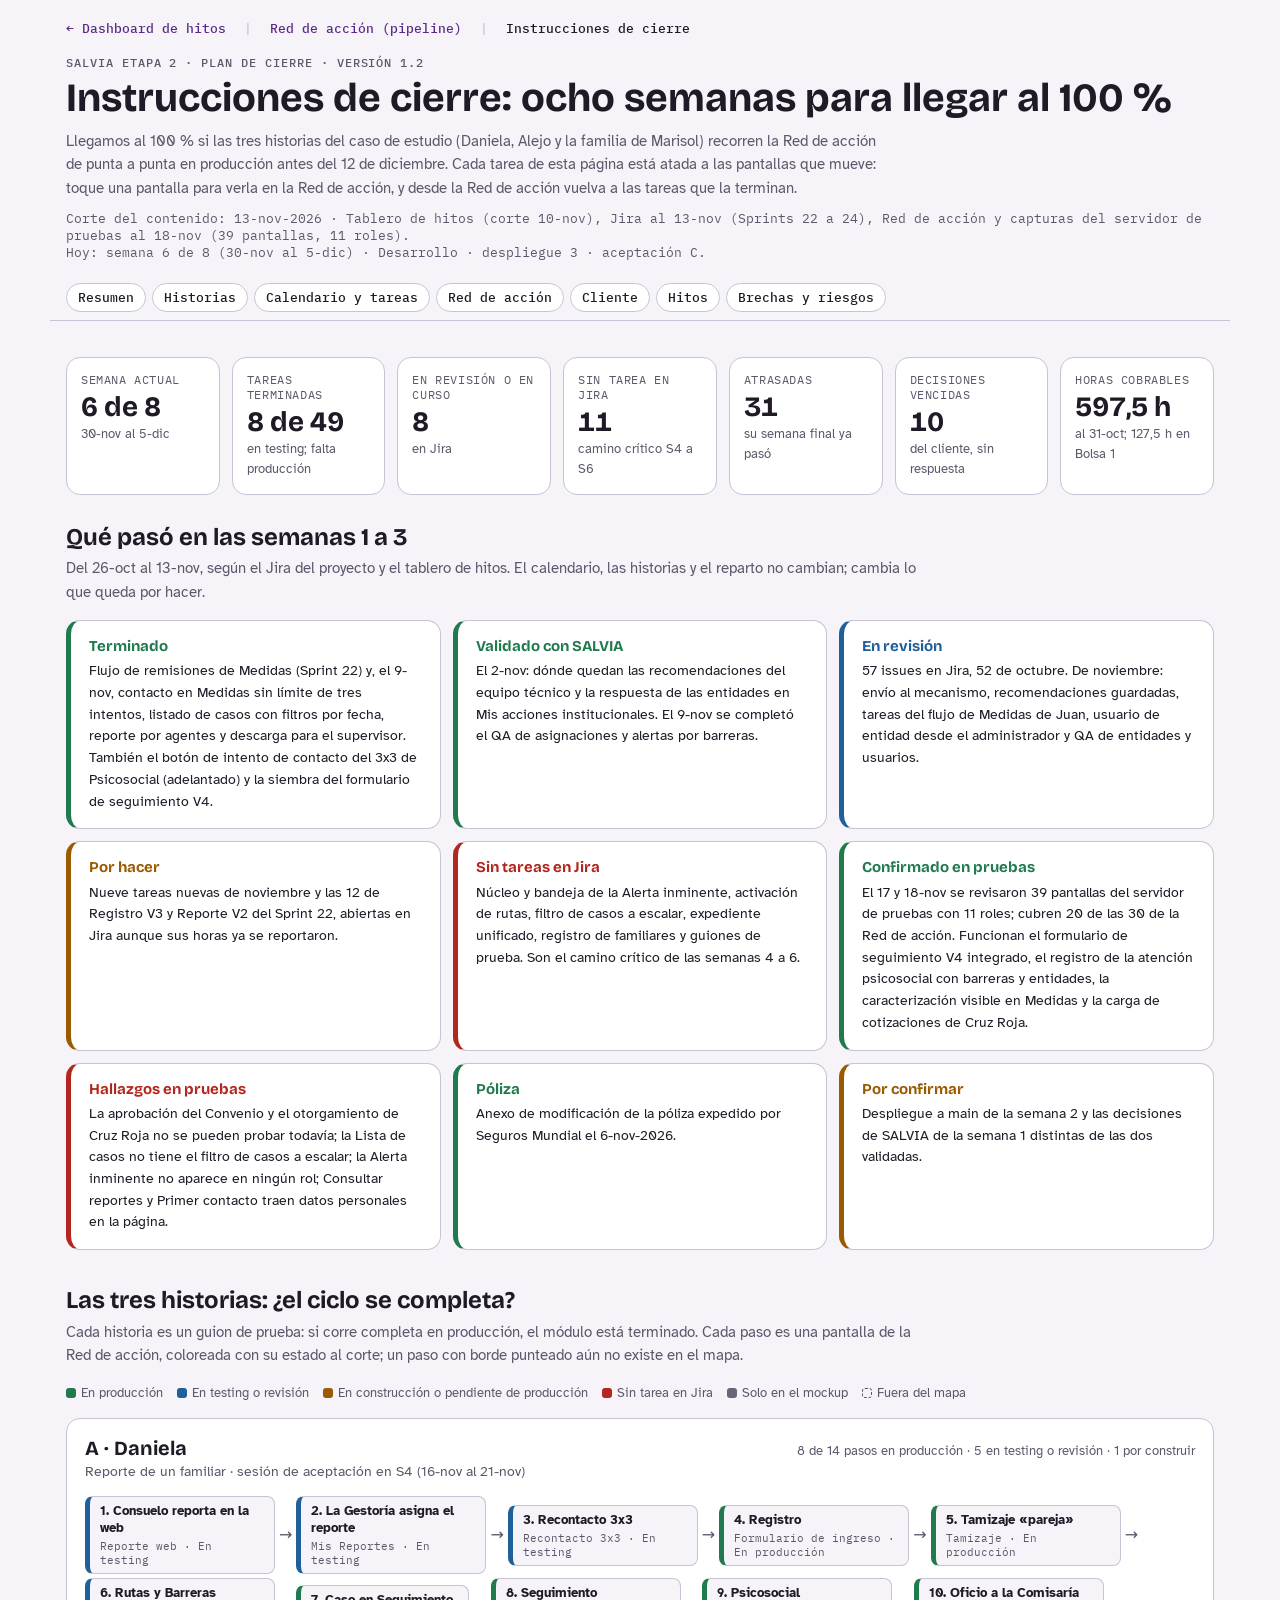
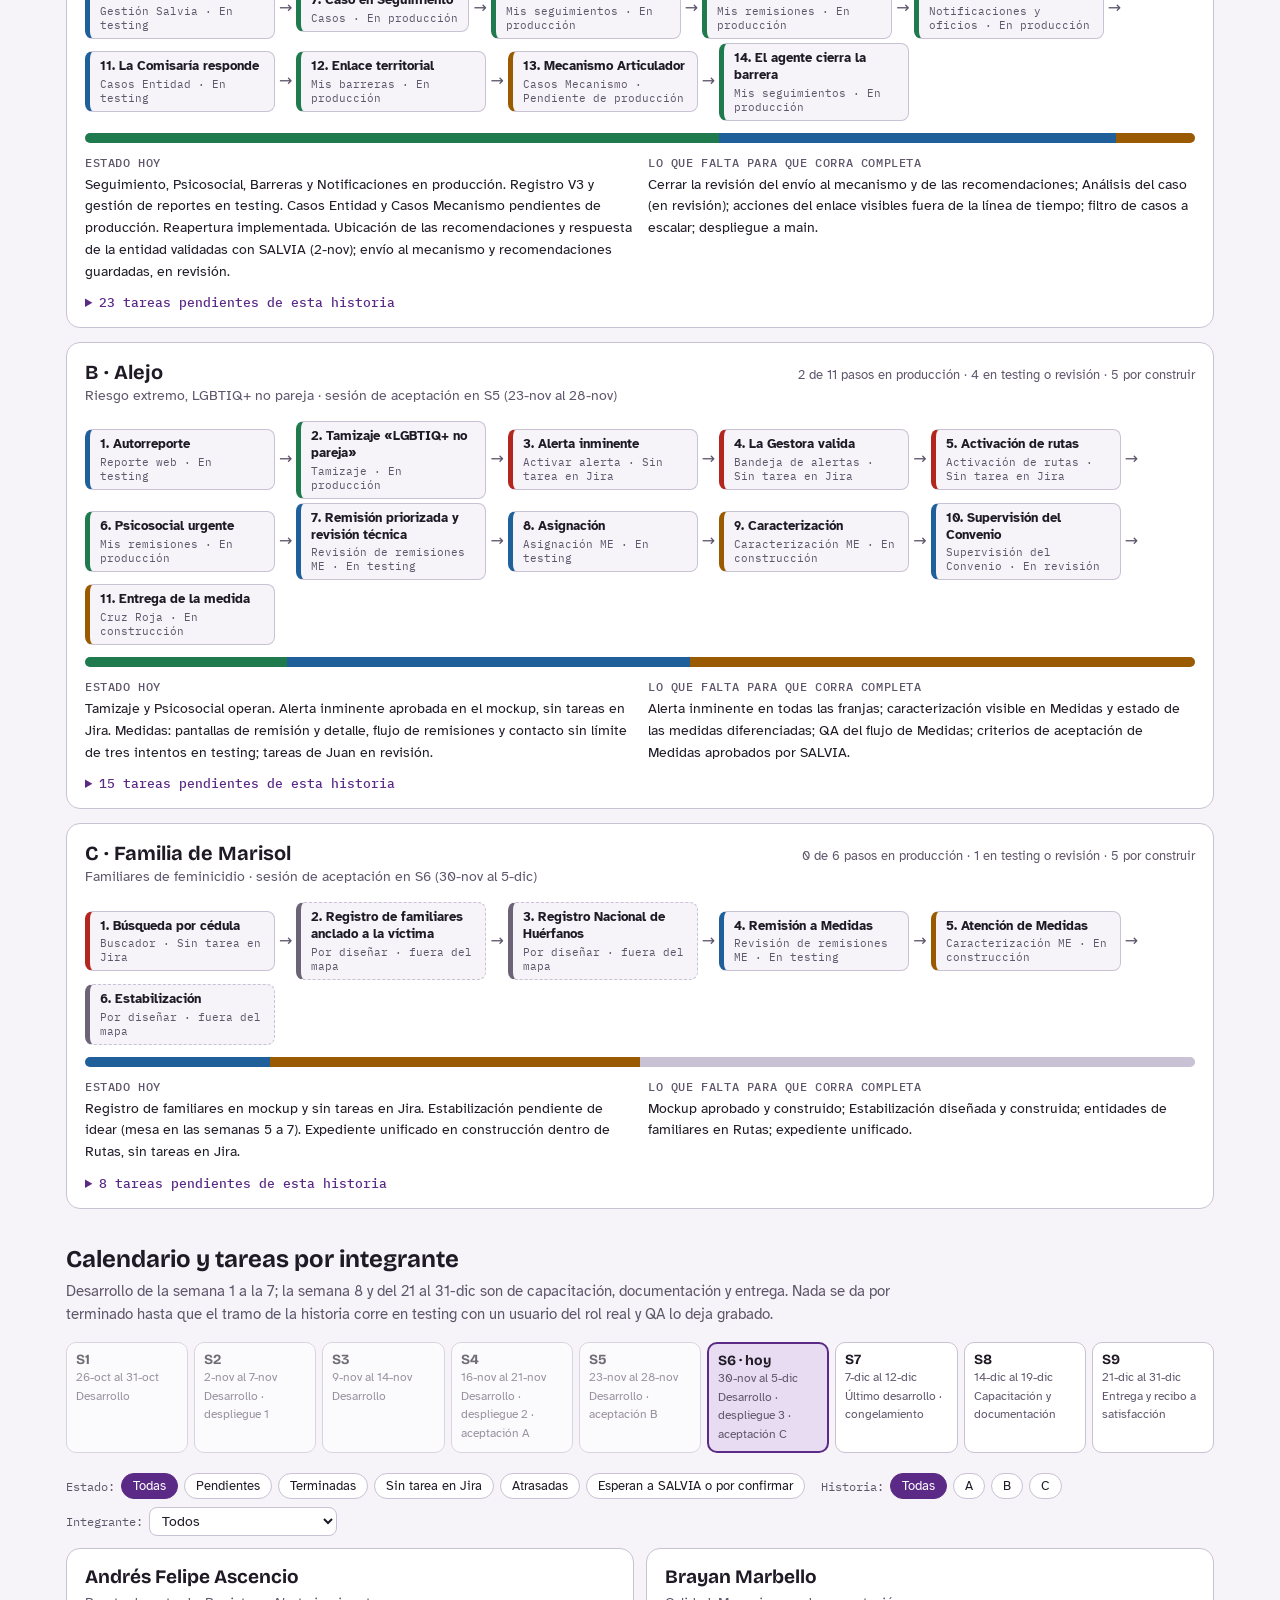
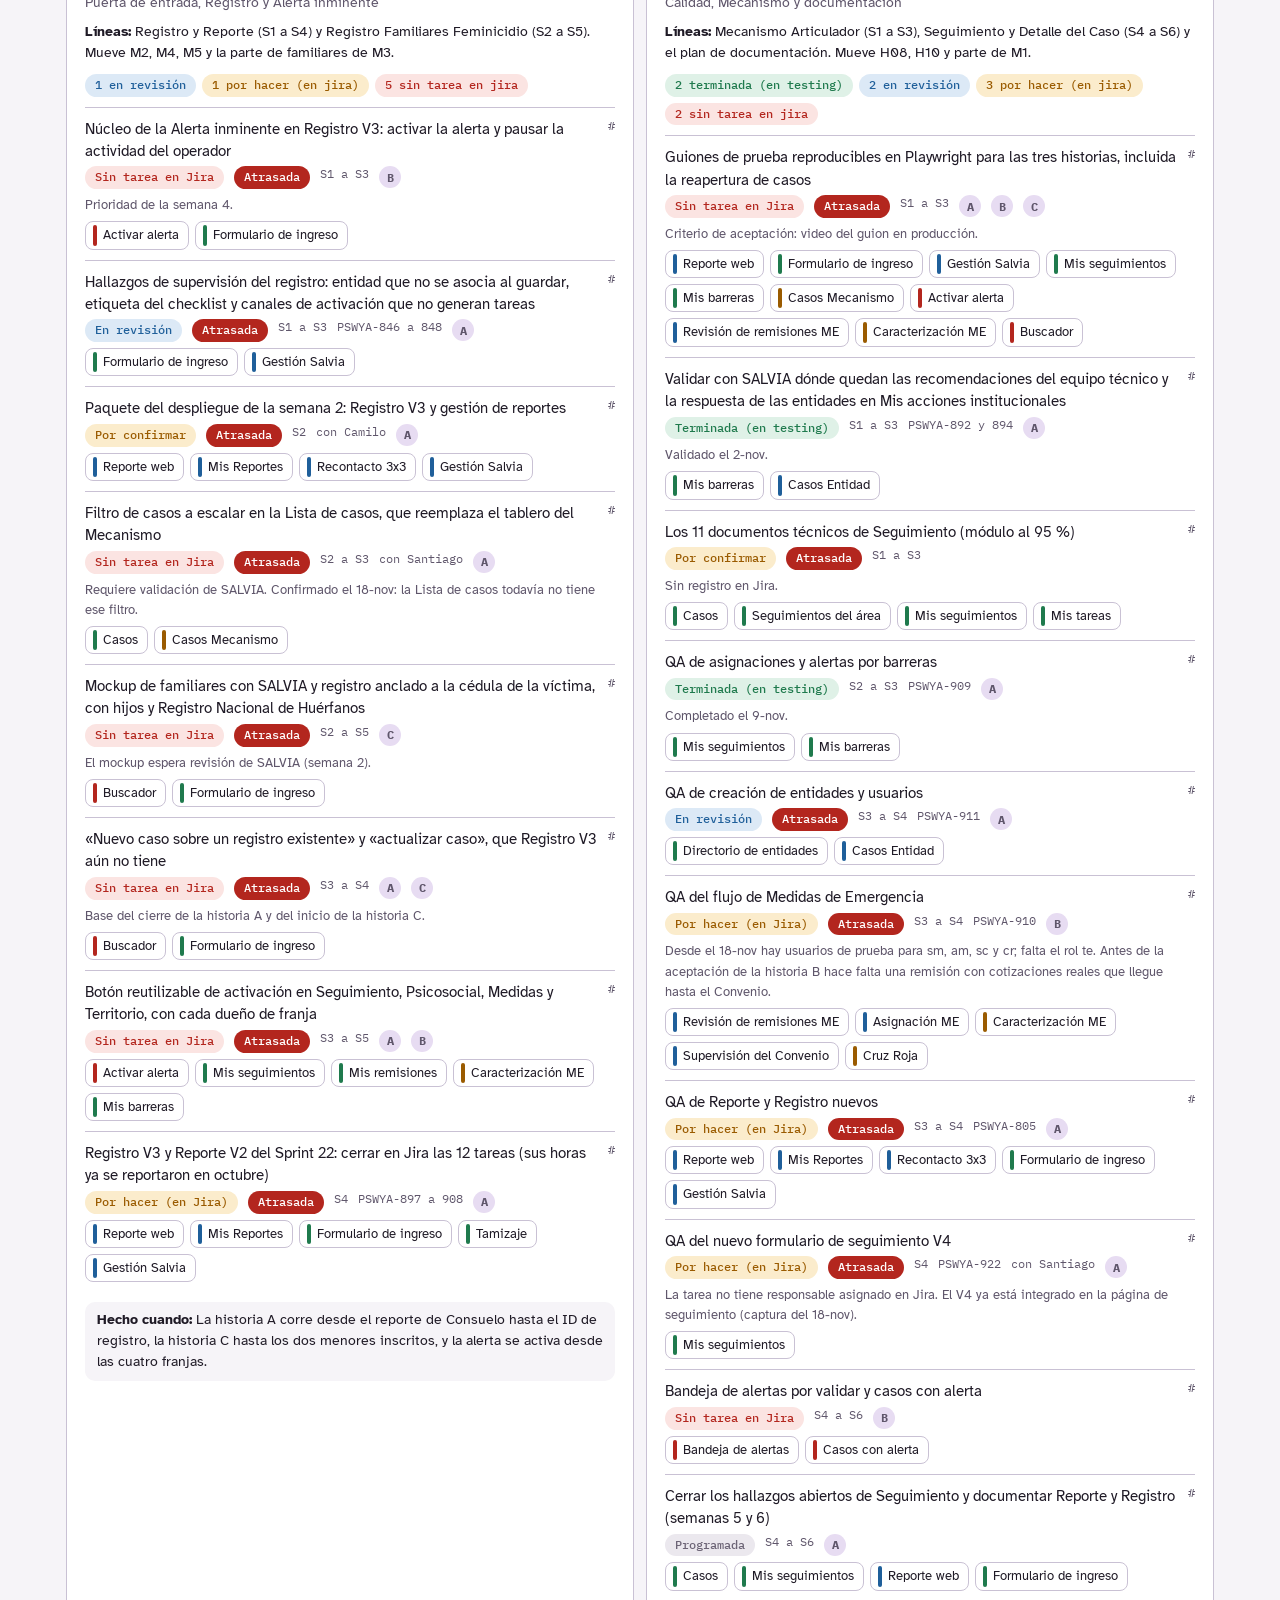
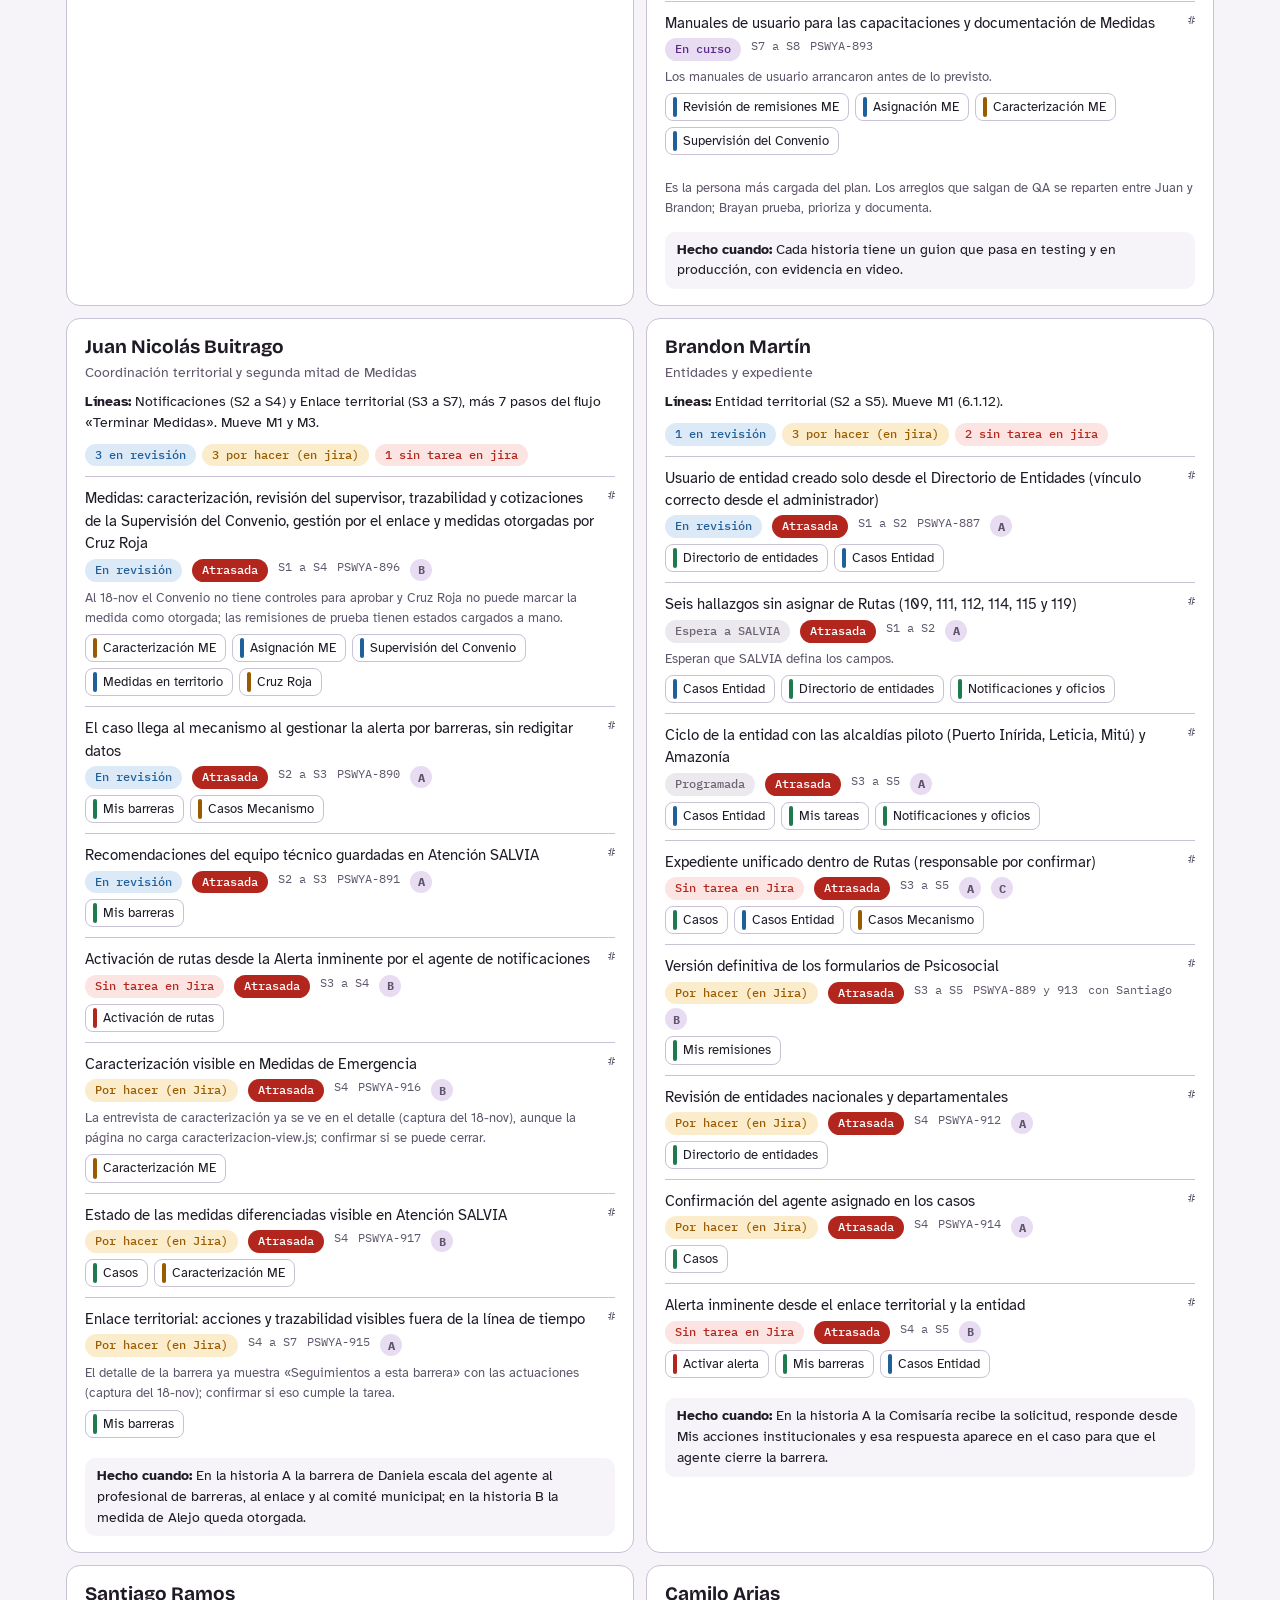
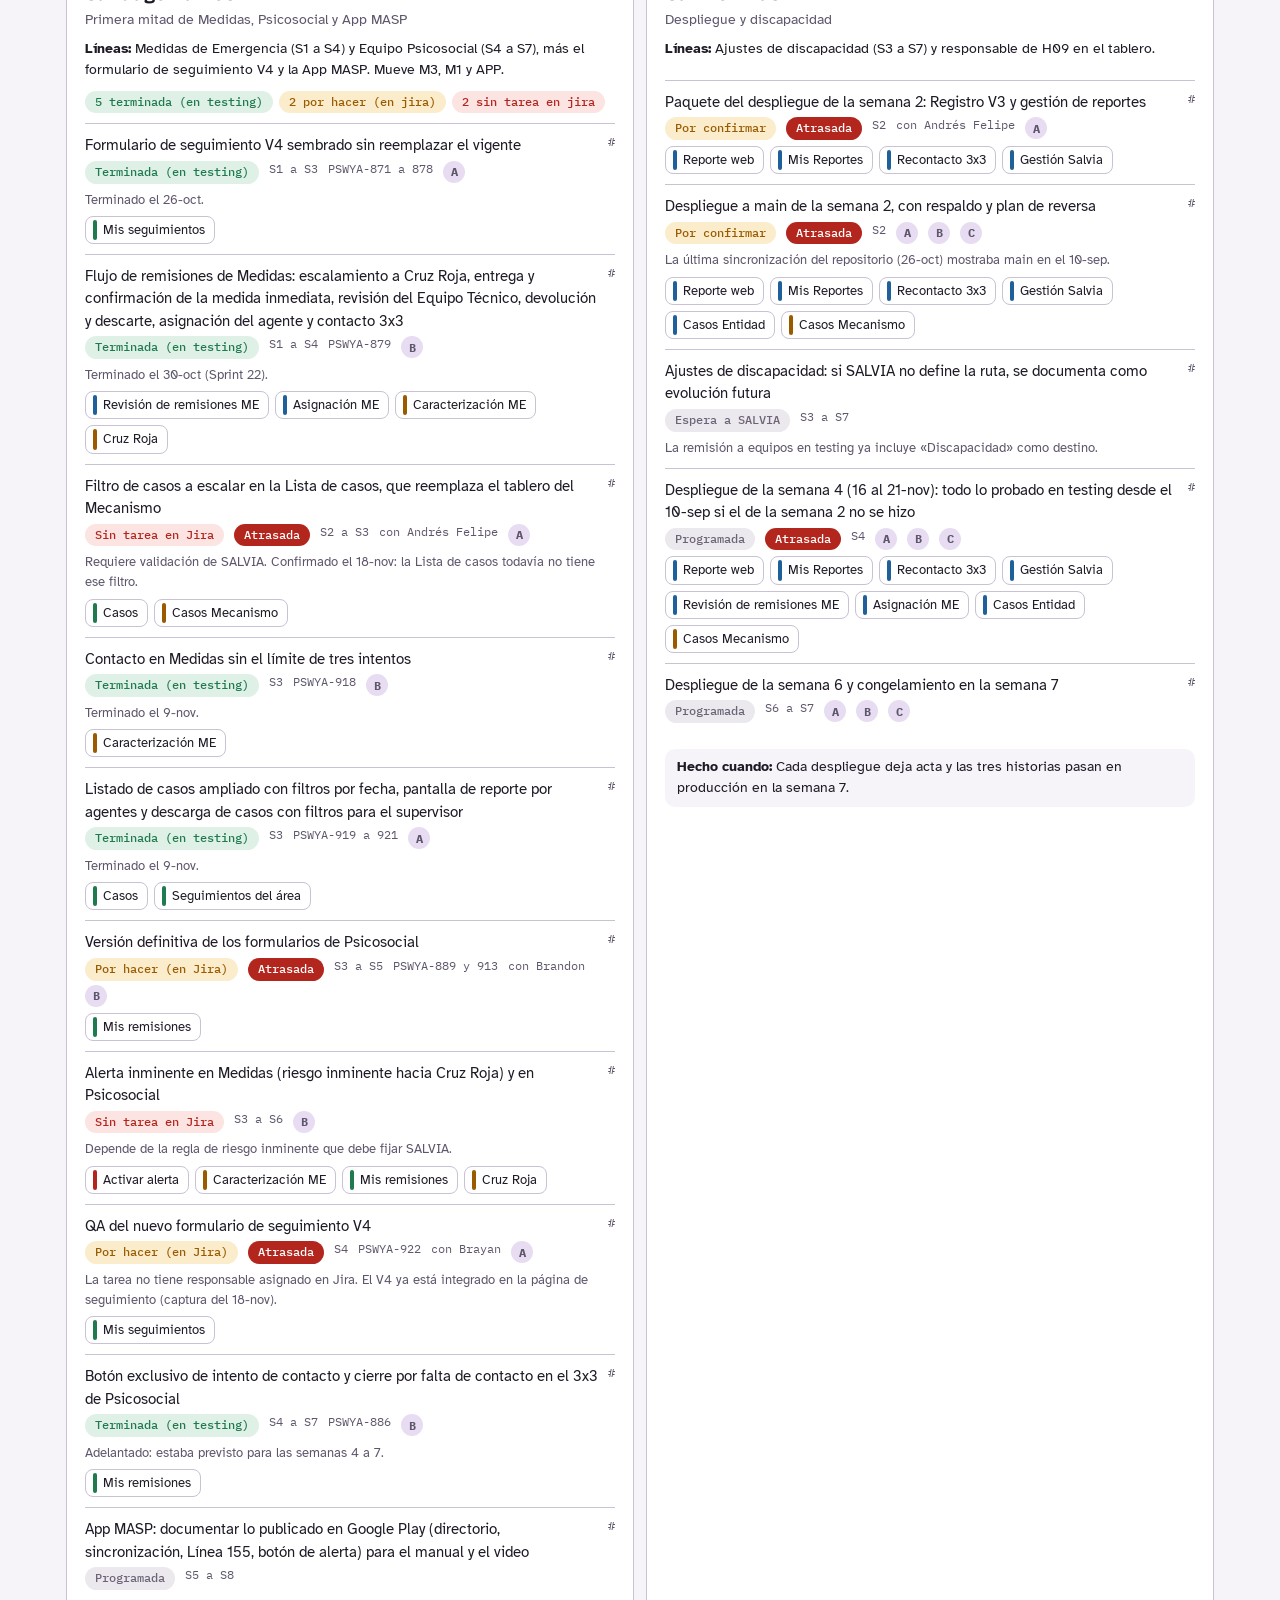
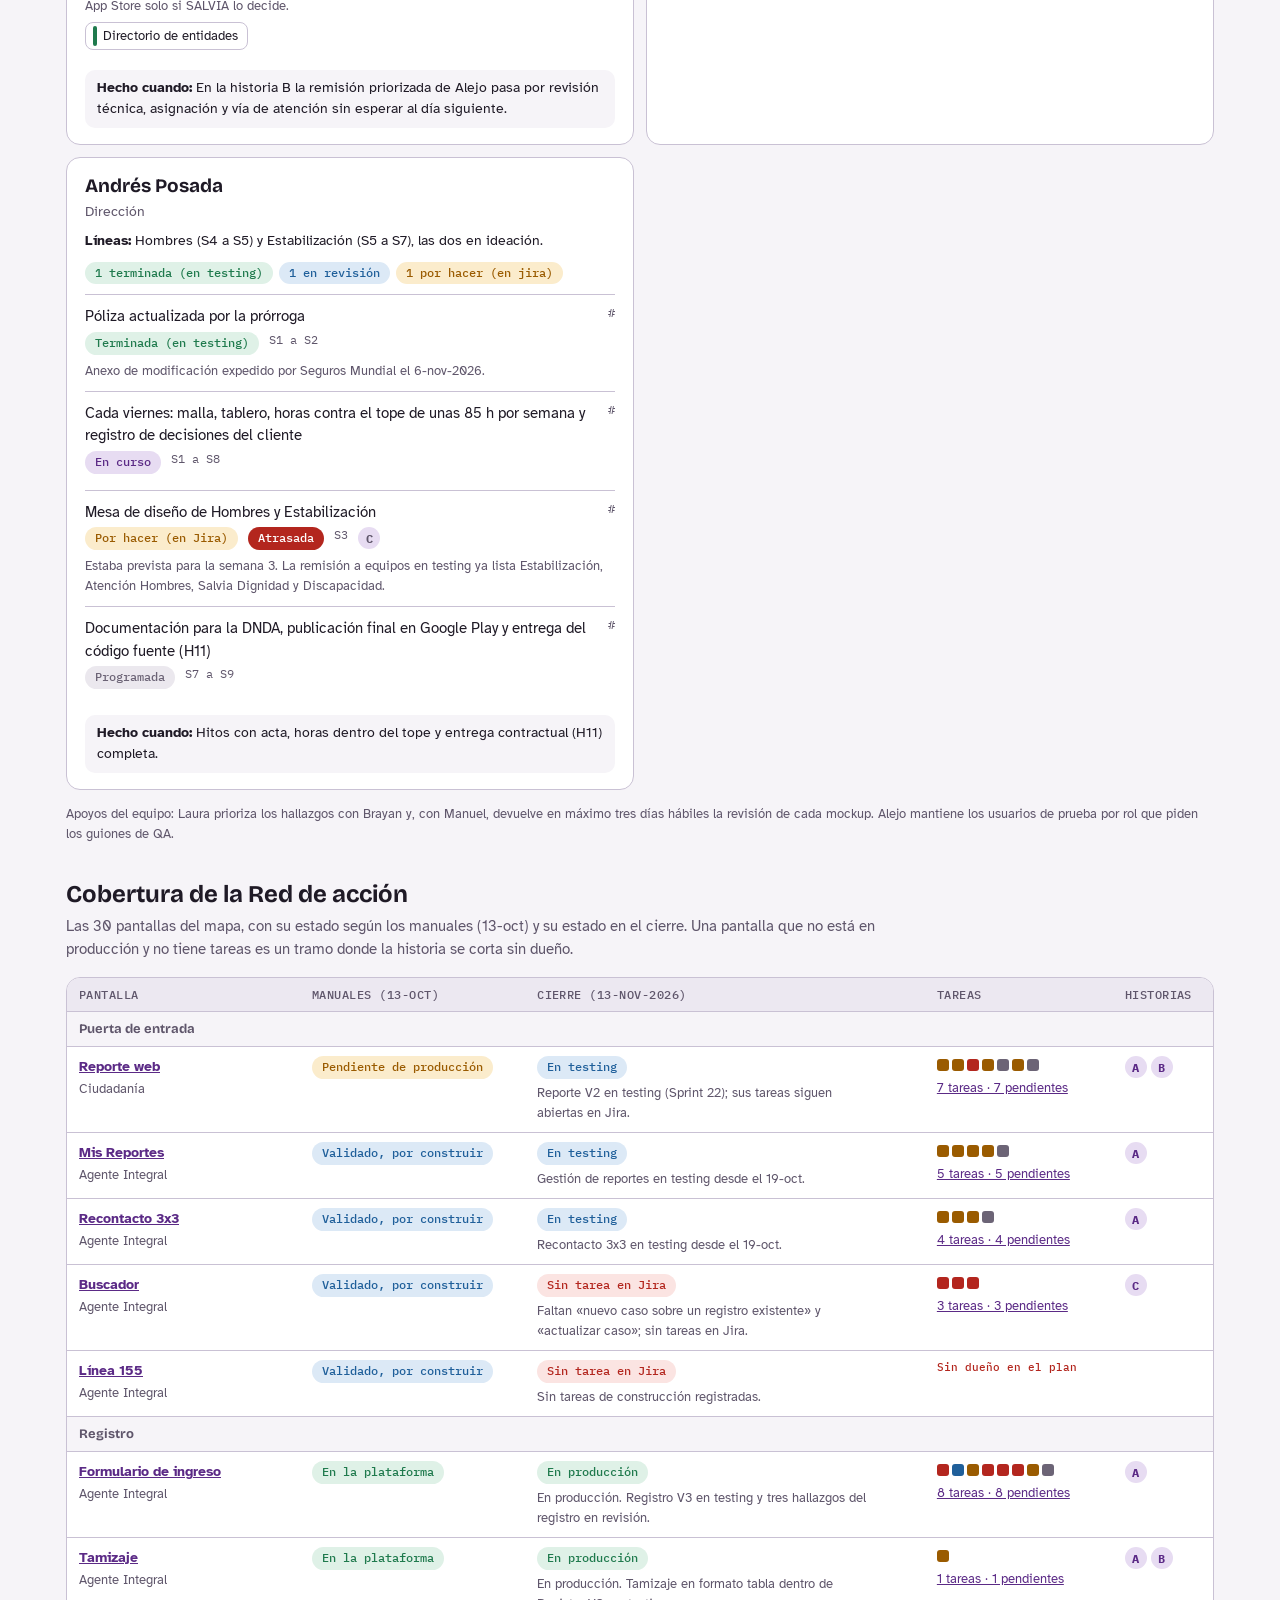
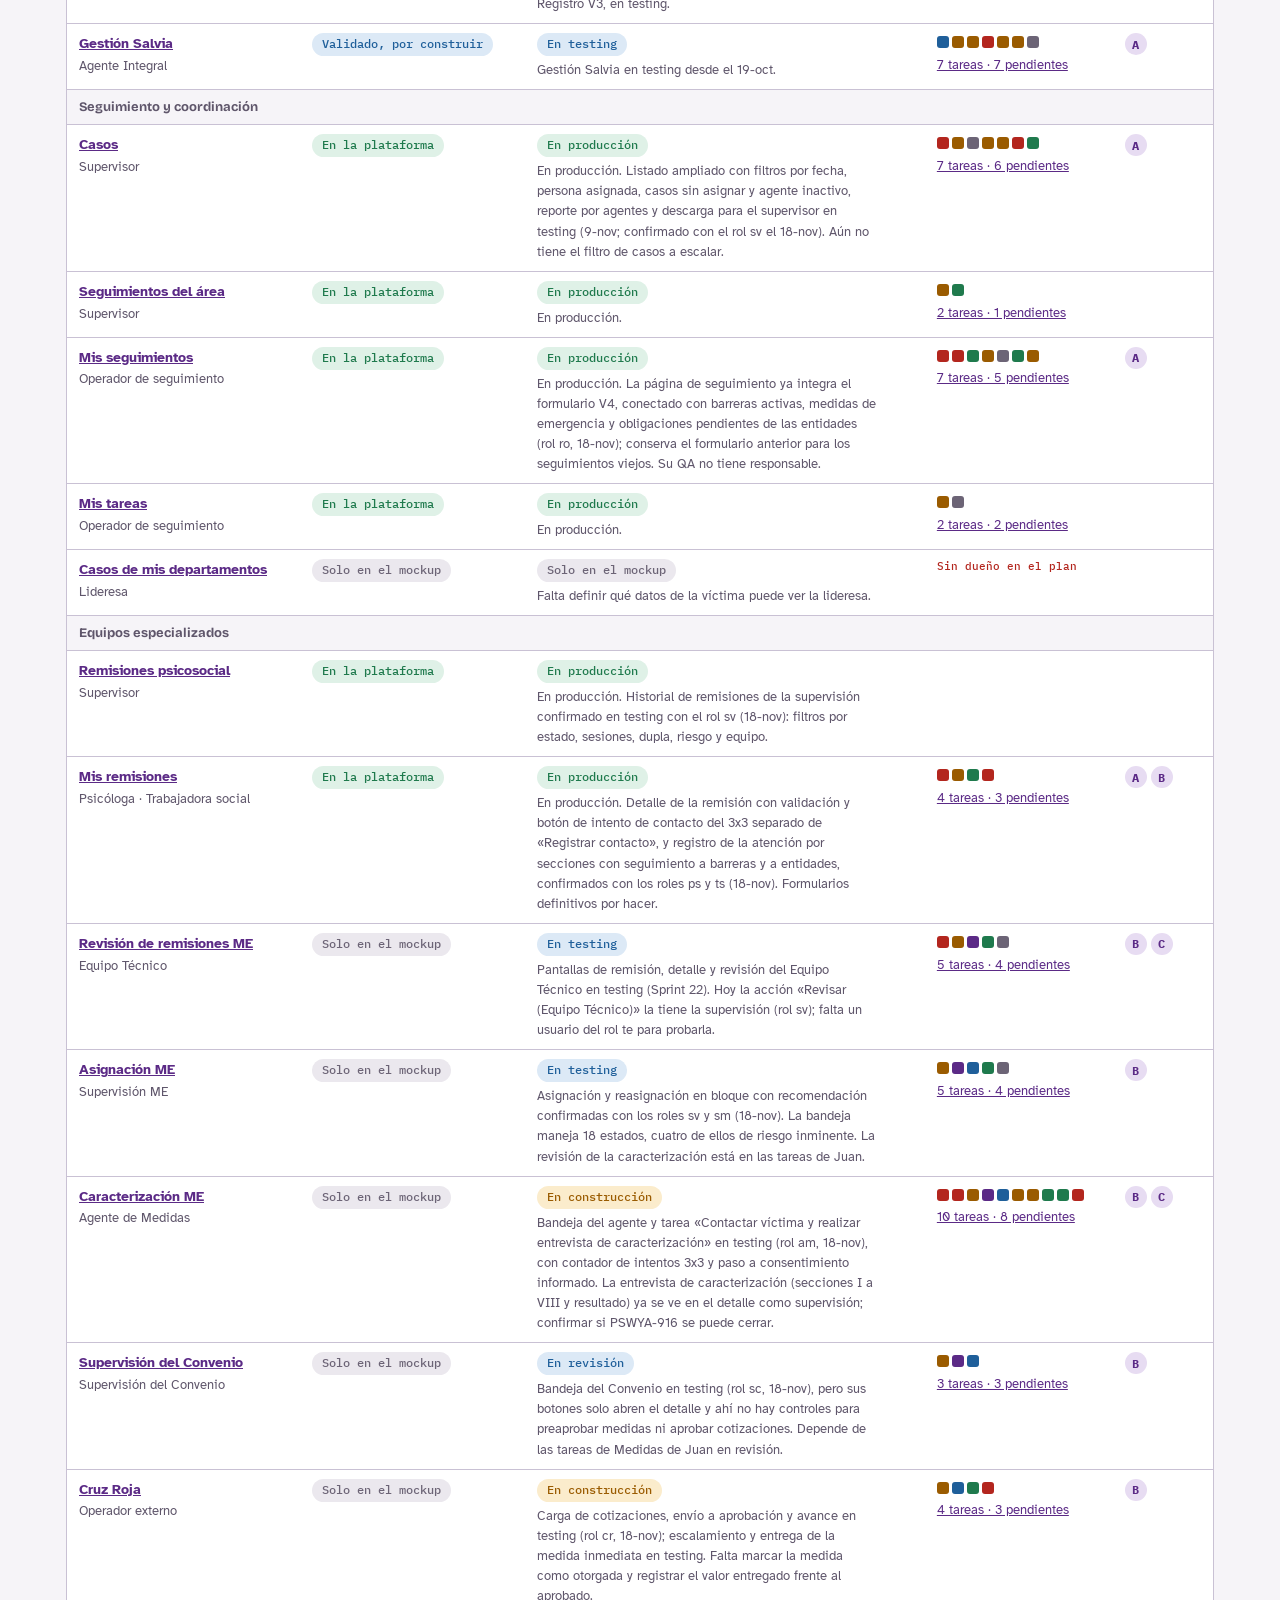
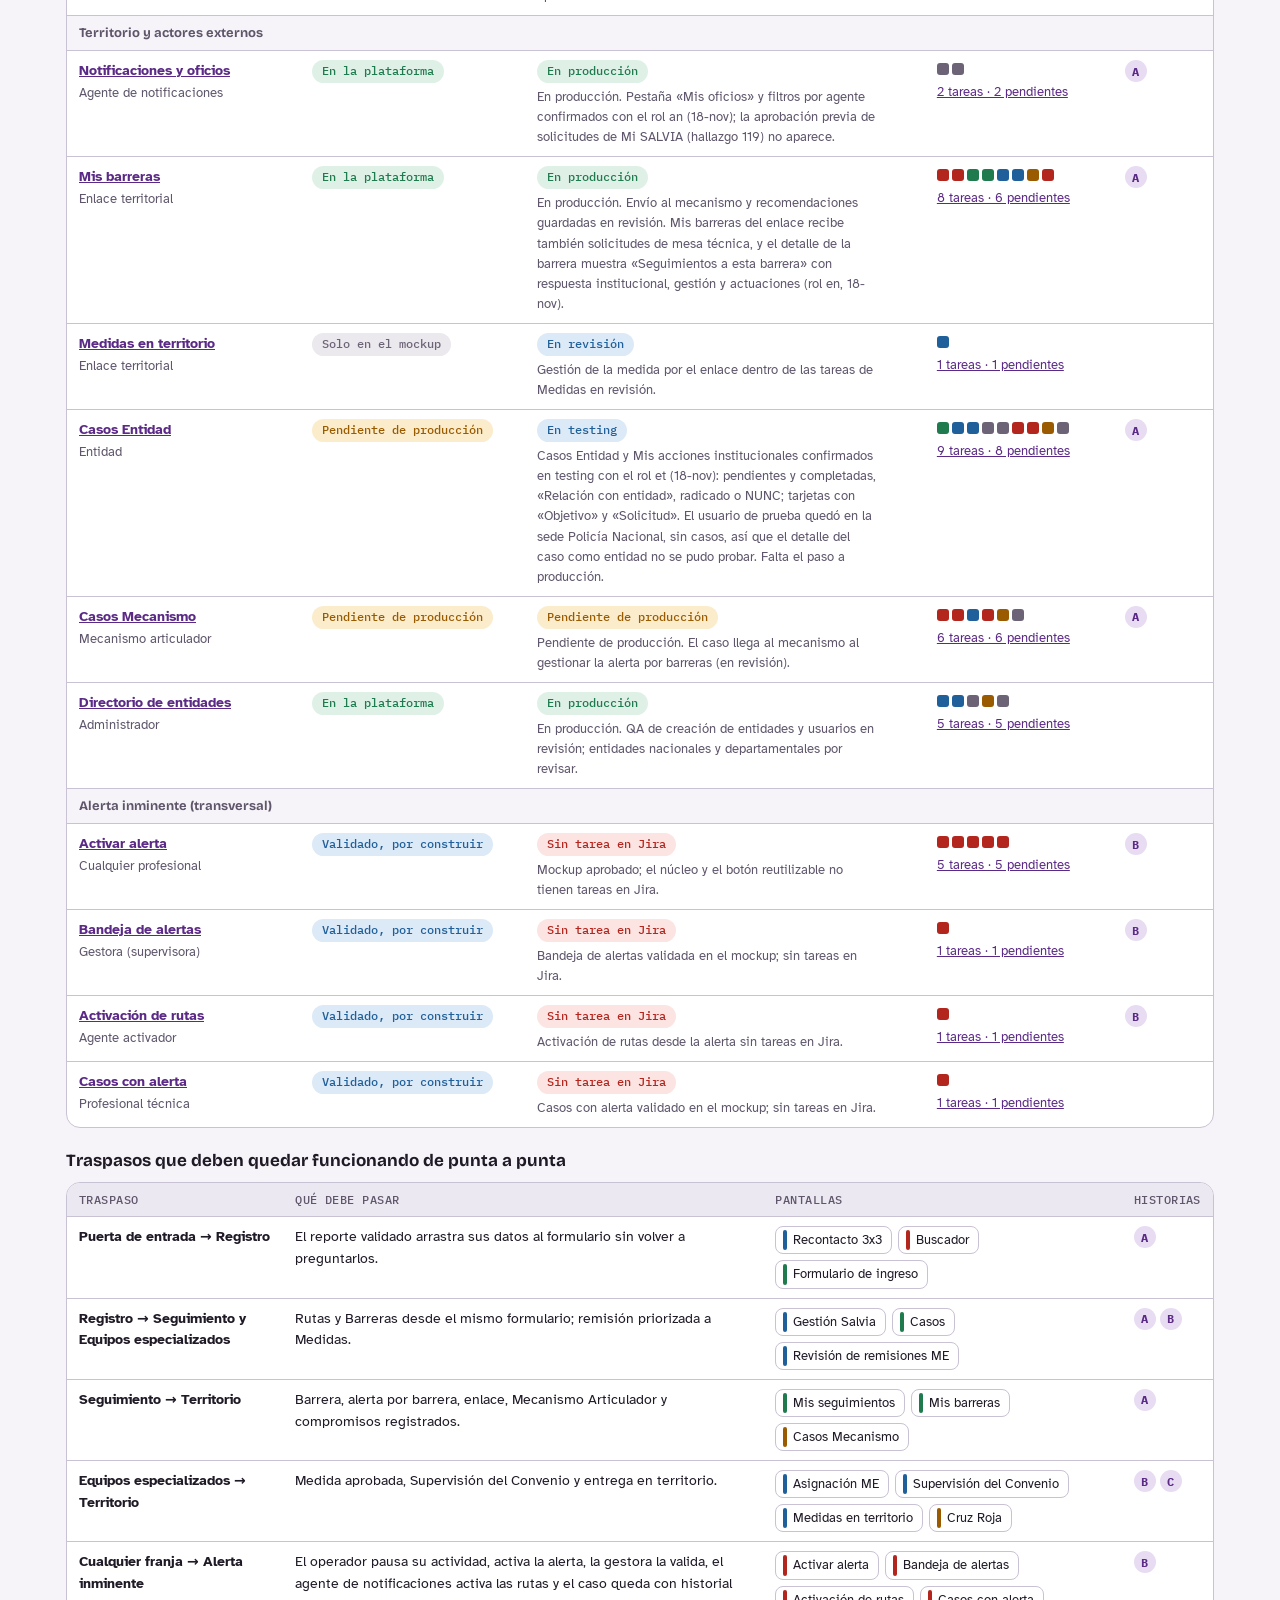
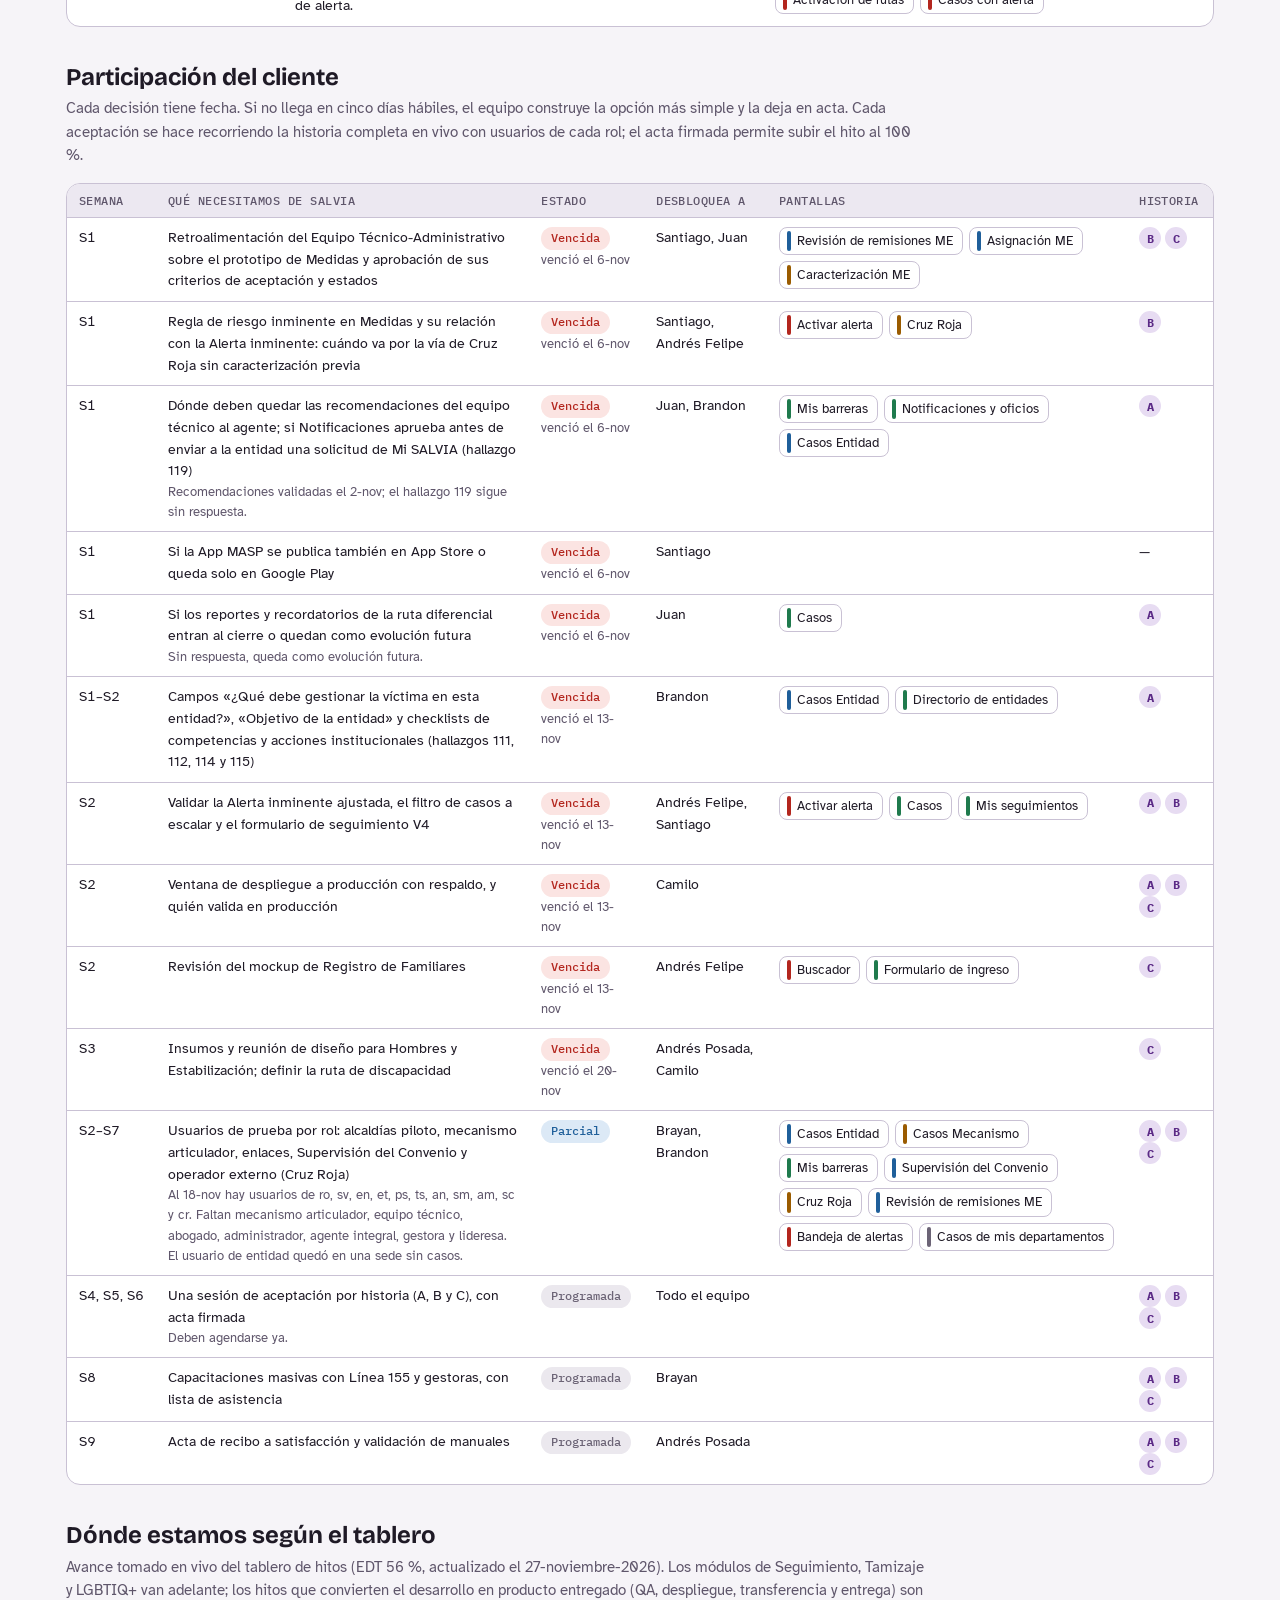
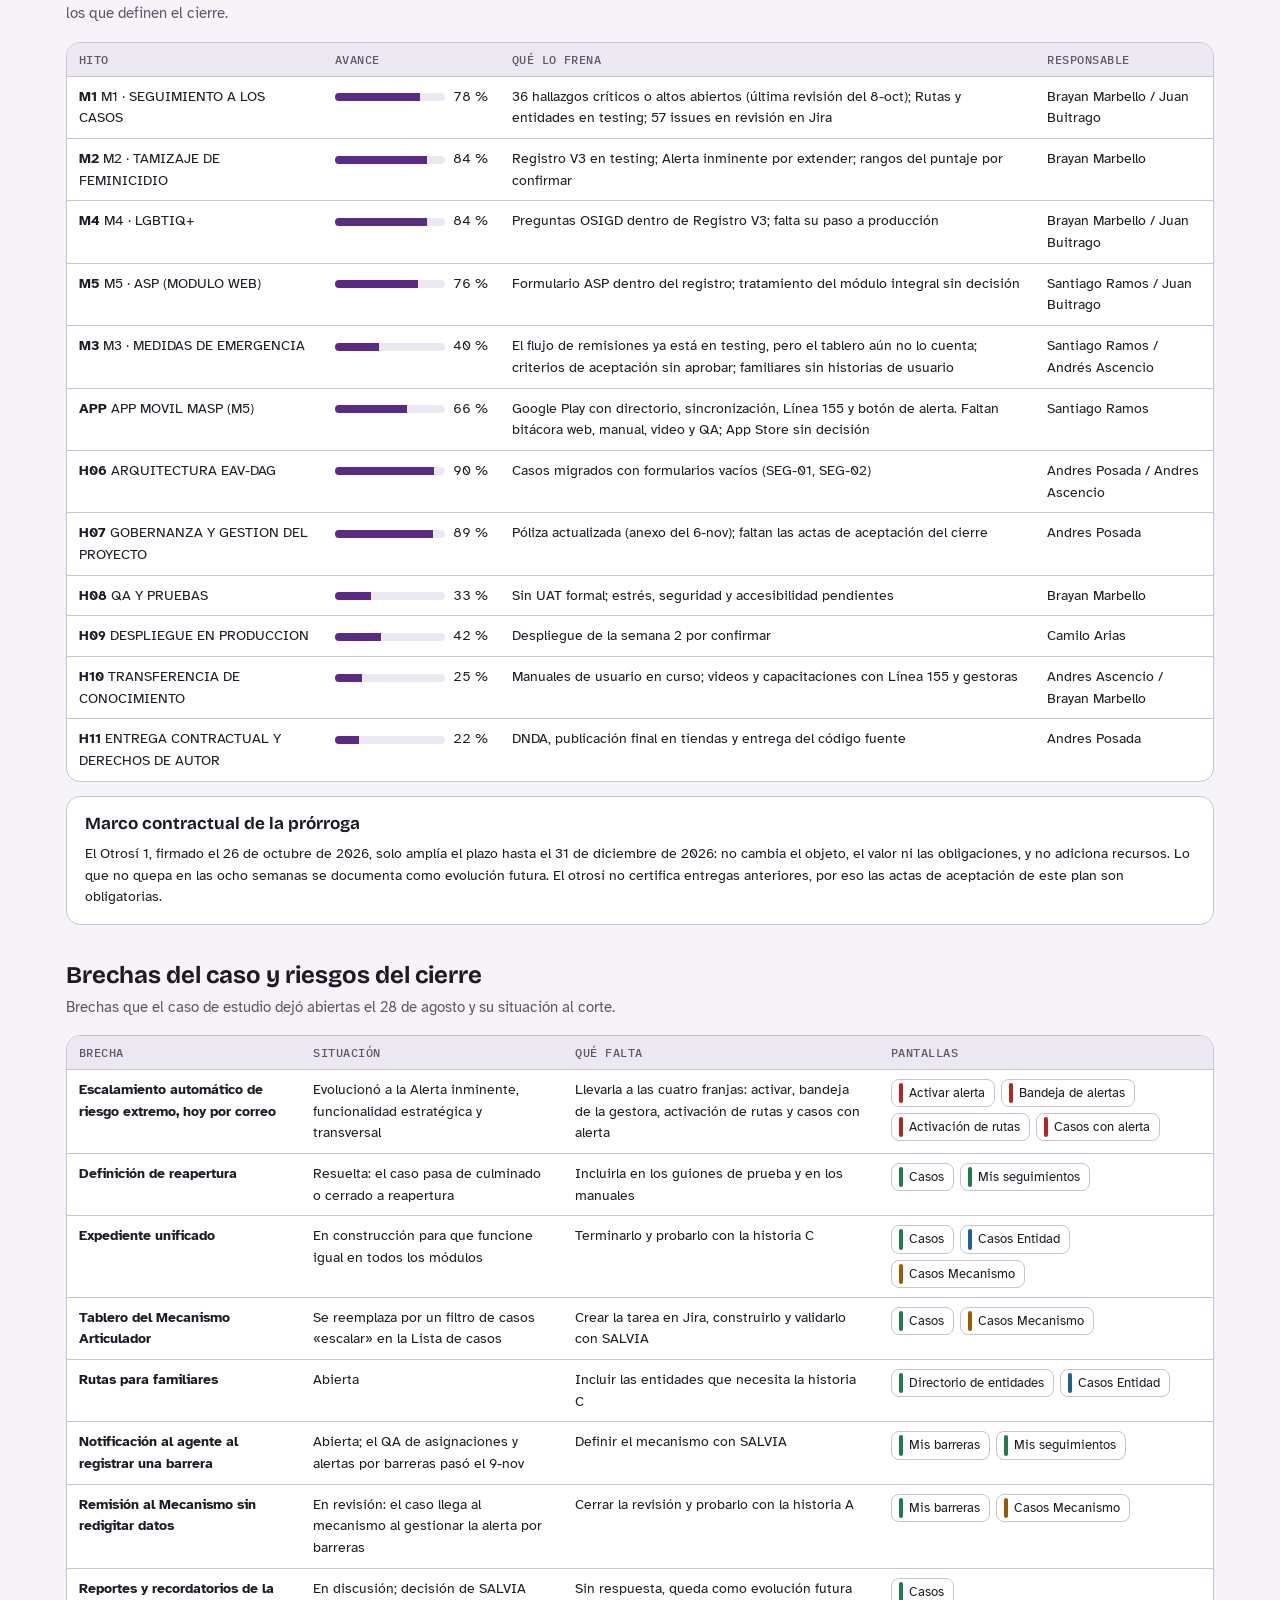
<file: instrucciones.html>
<!doctype html>
<html lang="es">
<head>
<meta charset="utf-8">
<meta name="viewport" content="width=device-width, initial-scale=1, viewport-fit=cover">
<title>Instrucciones de cierre SALVIA</title>
<meta name="description" content="Plan de cierre de SALVIA Etapa 2 (versión 1.2): historias de aceptación, tareas por integrante y su vínculo con las pantallas de la Red de acción.">
<link rel="preconnect" href="https://fonts.googleapis.com">
<link rel="preconnect" href="https://fonts.gstatic.com" crossorigin>
<link rel="stylesheet" href="https://fonts.googleapis.com/css2?family=Bricolage+Grotesque:opsz,wght@12..96,500;12..96,700&family=Atkinson+Hyperlegible:ital,wght@0,400;0,700;1,400&family=IBM+Plex+Mono:wght@400;500&display=swap">
<style>
:root {
  color-scheme: light;
  --bg: #f6f4f8; --surface: #ffffff; --band: #ece8f1; --ink: #1f1a26; --muted: #5f566b; --line: #c9c1d4;
  --accent: #5b2a86; --accent-soft: #e7dcf2; --ok: #1f7a4d; --ok-soft: #dff1e7; --warn: #9a5b00; --warn-soft: #fbeccc;
  --build: #1f5f9a; --build-soft: #dce9f6; --mock: #6c6476; --mock-soft: #ebe8ee; --risk: #b3261e; --risk-soft: #fbe4e2;
  --display: "Bricolage Grotesque", "Segoe UI", system-ui, sans-serif;
  --body: "Atkinson Hyperlegible", "Segoe UI", system-ui, sans-serif;
  --mono: "IBM Plex Mono", ui-monospace, "SFMono-Regular", Menlo, monospace;
}
@media (prefers-color-scheme: dark) {
  :root:not([data-theme="light"]) {
    --bg: #17141c; --surface: #211d28; --band: #2a2532; --ink: #efeaf5; --muted: #b3a9c0; --line: #4a4256;
    --accent: #c9a6ec; --accent-soft: #3b2d4c; --ok: #7fd3a6; --ok-soft: #1e3a2c; --warn: #f0c070; --warn-soft: #43341a;
    --build: #93c1f0; --build-soft: #1d3247; --mock: #b9b0c4; --mock-soft: #302b38; --risk: #ff8a80; --risk-soft: #3d2023; color-scheme: dark;
  }
}
:root[data-theme="dark"] {
  --bg: #17141c; --surface: #211d28; --band: #2a2532; --ink: #efeaf5; --muted: #b3a9c0; --line: #4a4256;
  --accent: #c9a6ec; --accent-soft: #3b2d4c; --ok: #7fd3a6; --ok-soft: #1e3a2c; --warn: #f0c070; --warn-soft: #43341a;
  --build: #93c1f0; --build-soft: #1d3247; --mock: #b9b0c4; --mock-soft: #302b38; --risk: #ff8a80; --risk-soft: #3d2023; color-scheme: dark;
}
* { box-sizing: border-box; }
html { scroll-behavior: smooth; scroll-padding-top: 64px; }
body { margin: 0; background: var(--bg); color: var(--ink); font: 15px/1.55 var(--body); }
a { color: var(--accent); }
.wrap { max-width: 1180px; margin: 0 auto; padding: 20px 16px 64px; }
.top { display: flex; flex-wrap: wrap; gap: 8px 18px; align-items: center; font: 500 13px var(--mono); }
.top a { text-decoration: none; font-weight: 500; }
.top .sep { color: var(--line); }
header { margin: 18px 0 10px; }
.eyebrow { font: 500 12px var(--mono); letter-spacing: .08em; text-transform: uppercase; color: var(--muted); }
h1 { font: 700 clamp(28px, 4vw, 40px)/1.1 var(--display); margin: 6px 0 10px; }
h2 { font: 700 24px/1.2 var(--display); margin: 0 0 6px; }
h3 { font: 700 17px/1.3 var(--display); margin: 0; }
.lede { max-width: 820px; color: var(--muted); margin: 0; }
.meta { margin-top: 10px; font: 13px var(--mono); color: var(--muted); }
nav.secs { position: sticky; top: 0; z-index: 5; background: color-mix(in srgb, var(--bg) 92%, transparent); backdrop-filter: blur(6px); border-bottom: 1px solid var(--line); margin: 14px -16px 0; padding: 8px 16px; display: flex; gap: 6px; overflow-x: auto; }
nav.secs a { flex: none; font: 500 13px var(--mono); text-decoration: none; padding: 5px 11px; border-radius: 999px; border: 1px solid var(--line); color: var(--ink); background: var(--surface); }
nav.secs a:hover { border-color: var(--accent); }
section { margin-top: 36px; }
.intro { color: var(--muted); max-width: 860px; margin: 0 0 16px; }
.card { background: var(--surface); border: 1px solid var(--line); border-radius: 14px; padding: 16px 18px; }
.grid { display: grid; gap: 12px; }
.kpis { grid-template-columns: repeat(auto-fit, minmax(138px, 1fr)); margin-top: 18px; }
.kpi { padding: 14px; }
.kpi .l { font: 12px var(--mono); color: var(--muted); text-transform: uppercase; letter-spacing: .05em; }
.kpi .v { font: 700 28px/1.2 var(--display); margin-top: 4px; font-variant-numeric: tabular-nums; }
.kpi .s { font-size: 13px; color: var(--muted); }
.pill { display: inline-flex; align-items: center; gap: 5px; font: 500 12px/1.4 var(--mono); padding: 2px 9px; border-radius: 999px; white-space: nowrap; border: 1px solid transparent; }
.c-ok { background: var(--ok-soft); color: var(--ok); } .c-build { background: var(--build-soft); color: var(--build); }
.c-warn { background: var(--warn-soft); color: var(--warn); } .c-risk { background: var(--risk-soft); color: var(--risk); }
.c-mock { background: var(--mock-soft); color: var(--mock); } .c-accent { background: var(--accent-soft); color: var(--accent); }
.pill.late { background: var(--risk); color: var(--surface); }
.hb { display: inline-grid; place-items: center; width: 22px; height: 22px; border-radius: 50%; font: 700 12px var(--mono); background: var(--accent-soft); color: var(--accent); text-decoration: none; }
/* chips de pantalla */
.pchip { display: inline-flex; align-items: center; gap: 6px; font-size: 13px; text-decoration: none; color: var(--ink); background: var(--surface); border: 1px solid var(--line); border-radius: 8px; padding: 3px 9px 3px 7px; white-space: nowrap; }
.pchip::before { content: ""; width: 4px; align-self: stretch; border-radius: 2px; background: var(--dot, var(--mock)); }
.pchip:hover { border-color: var(--accent); }
.pchip.virtual { border-style: dashed; color: var(--muted); }
.d-ok { --dot: var(--ok); } .d-build { --dot: var(--build); } .d-warn { --dot: var(--warn); } .d-risk { --dot: var(--risk); } .d-mock { --dot: var(--mock); }
.chips { display: flex; flex-wrap: wrap; gap: 6px; }
/* novedades */
.news { grid-template-columns: repeat(auto-fit, minmax(300px, 1fr)); }
.news .card { border-left: 5px solid var(--k); }
.news h3 { font-size: 15px; margin-bottom: 4px; color: var(--k); }
.news p { margin: 0; font-size: 14px; }
/* historias */
.story { margin-bottom: 14px; }
.story-head { display: flex; flex-wrap: wrap; gap: 8px 14px; align-items: baseline; justify-content: space-between; }
.story-head h3 { font-size: 20px; }
.story-head .sub { color: var(--muted); font-size: 14px; }
.path { display: flex; flex-wrap: wrap; align-items: center; gap: 4px 2px; margin: 14px 0 12px; counter-reset: paso; }
.step { display: flex; flex-direction: column; gap: 2px; text-decoration: none; color: var(--ink); background: var(--bg); border: 1px solid var(--line); border-left: 5px solid var(--dot, var(--mock)); border-radius: 8px; padding: 6px 10px; min-width: 120px; max-width: 190px; }
.step:hover { border-color: var(--accent); border-left-color: var(--dot); }
.step b { font-size: 13px; line-height: 1.3; }
.step span { font: 11px var(--mono); color: var(--muted); }
.step.virtual { border-style: dashed; border-left-style: solid; }
.arrow { color: var(--muted); font-size: 16px; padding: 0 2px; }
.bar { display: flex; height: 10px; border-radius: 999px; overflow: hidden; background: var(--band); }
.bar i { display: block; height: 100%; }
.legend { display: flex; flex-wrap: wrap; gap: 6px 14px; font-size: 13px; color: var(--muted); margin-top: 6px; }
.legend i { display: inline-block; width: 10px; height: 10px; border-radius: 3px; margin-right: 5px; vertical-align: -1px; }
.two { display: grid; grid-template-columns: 1fr 1fr; gap: 16px; margin-top: 12px; font-size: 14px; }
.two h4 { margin: 0 0 4px; font: 500 12px var(--mono); text-transform: uppercase; letter-spacing: .05em; color: var(--muted); }
.two p { margin: 0; }
.rel { margin-top: 12px; font-size: 14px; }
.rel summary { cursor: pointer; font: 500 13px var(--mono); color: var(--accent); }
.rel ul { margin: 8px 0 0; padding-left: 18px; }
/* calendario */
.weeks { display: grid; grid-template-columns: repeat(9, minmax(92px, 1fr)); gap: 6px; overflow-x: auto; padding-bottom: 4px; }
.wk { background: var(--surface); border: 1px solid var(--line); border-radius: 10px; padding: 8px 9px; font-size: 12px; }
.wk b { font: 700 14px var(--display); display: block; }
.wk span { color: var(--muted); display: block; }
.wk.now { border: 2px solid var(--accent); background: var(--accent-soft); }
.wk.past { opacity: .62; }
/* filtros */
.toolbar { display: flex; flex-wrap: wrap; gap: 8px 16px; align-items: center; margin: 16px 0 12px; }
.toolbar .grp { display: flex; flex-wrap: wrap; gap: 6px; align-items: center; }
.toolbar .lbl { font: 12px var(--mono); color: var(--muted); }
.chip { font: 500 13px var(--body); padding: 4px 11px; border-radius: 999px; border: 1px solid var(--line); background: var(--surface); color: var(--ink); cursor: pointer; }
.chip[aria-pressed="true"] { background: var(--accent); border-color: var(--accent); color: var(--surface); }
select { font: 14px var(--body); padding: 4px 8px; border-radius: 8px; border: 1px solid var(--line); background: var(--surface); color: var(--ink); }
.banner { display: none; align-items: center; gap: 10px; flex-wrap: wrap; background: var(--accent-soft); border: 1px solid var(--accent); border-radius: 10px; padding: 10px 14px; margin-bottom: 12px; font-size: 14px; }
.banner.on { display: flex; }
.banner button { margin-left: auto; }
/* integrantes */
.people { grid-template-columns: repeat(auto-fit, minmax(min(100%, 520px), 1fr)); }
.person h3 { font-size: 19px; }
.person .foco { color: var(--muted); font-size: 14px; margin: 2px 0 8px; }
.person .lineas { font-size: 13.5px; margin: 0 0 10px; }
.person .count { display: flex; flex-wrap: wrap; gap: 6px; margin-bottom: 10px; }
.task { border-top: 1px solid var(--line); padding: 10px 0; }
.task:first-of-type { border-top: 0; }
.task.flash { animation: flash 2.2s ease-out; }
@keyframes flash { 0%, 40% { background: var(--accent-soft); } 100% { background: transparent; } }
.task .tline { display: flex; gap: 8px; align-items: flex-start; }
.task .ttxt { flex: 1; font-size: 14.5px; }
.task .tmeta { font: 12px var(--mono); color: var(--muted); margin: 4px 0 6px; display: flex; flex-wrap: wrap; gap: 4px 10px; }
.task .tmeta a { color: var(--muted); }
.task .anchor { font: 12px var(--mono); color: var(--muted); text-decoration: none; }
.task .anchor:hover { color: var(--accent); }
.hecho { margin-top: 10px; font-size: 13.5px; background: var(--bg); border-radius: 10px; padding: 8px 12px; }
.empty { color: var(--muted); font-size: 14px; padding: 6px 0; }
/* tablas */
.tw { overflow-x: auto; border: 1px solid var(--line); border-radius: 14px; background: var(--surface); }
table { border-collapse: collapse; width: 100%; font-size: 14px; }
th { text-align: left; font: 500 12px var(--mono); text-transform: uppercase; letter-spacing: .04em; color: var(--muted); background: var(--band); padding: 9px 12px; white-space: nowrap; }
td { padding: 9px 12px; border-top: 1px solid var(--line); vertical-align: top; }
tr.grp td { background: var(--bg); font: 700 13px var(--display); color: var(--muted); }
tr.target td { background: var(--accent-soft); }
td.num { font-variant-numeric: tabular-nums; white-space: nowrap; }
.mini { display: inline-flex; gap: 3px; flex-wrap: wrap; }
.mini a { width: 12px; height: 12px; border-radius: 3px; display: inline-block; }
.hbar { width: 110px; height: 8px; background: var(--band); border-radius: 999px; overflow: hidden; display: inline-block; vertical-align: middle; margin-right: 8px; }
.hbar i { display: block; height: 100%; background: var(--accent); }
.flag { font: 500 11px var(--mono); color: var(--risk); }
.note { font-size: 13px; color: var(--muted); }
footer { margin-top: 40px; font-size: 13px; color: var(--muted); border-top: 1px solid var(--line); padding-top: 14px; }
@media (max-width: 720px) {
  .two { grid-template-columns: 1fr; }
  .step { min-width: 0; max-width: none; flex: 1 1 140px; }
  .arrow { display: none; }
}
@media print { nav.secs, .toolbar, .top { display: none; } section { break-inside: avoid-page; } }
</style>
</head>
<body>
<div class="wrap">
  <div class="top">
    <a href="index.html">&larr; Dashboard de hitos</a><span class="sep">|</span>
    <a href="pipeline.html">Red de acción (pipeline)</a><span class="sep">|</span>
    <span>Instrucciones de cierre</span>
  </div>
  <header>
    <div class="eyebrow">SALVIA Etapa 2 · Plan de cierre · versión <span id="ver"></span></div>
    <h1>Instrucciones de cierre: ocho semanas para llegar al 100 %</h1>
    <p class="lede">Llegamos al 100 % si las tres historias del caso de estudio (Daniela, Alejo y la familia de Marisol) recorren la Red de acción de punta a punta en producción antes del 12 de diciembre. Cada tarea de esta página está atada a las pantallas que mueve: toque una pantalla para verla en la Red de acción, y desde la Red de acción vuelva a las tareas que la terminan.</p>
    <p class="meta" id="meta"></p>
  </header>
  <nav class="secs" aria-label="Secciones">
    <a href="#resumen">Resumen</a><a href="#historias">Historias</a><a href="#calendario">Calendario y tareas</a>
    <a href="#red">Red de acción</a><a href="#cliente">Cliente</a><a href="#hitos">Hitos</a><a href="#riesgos">Brechas y riesgos</a>
  </nav>

  <section id="resumen">
    <div class="grid kpis" id="kpis"></div>
    <h2 style="margin-top:28px">Qué pasó en las semanas 1 a 3</h2>
    <p class="intro">Del 26-oct al 13-nov, según el Jira del proyecto y el tablero de hitos. El calendario, las historias y el reparto no cambian; cambia lo que queda por hacer.</p>
    <div class="grid news" id="news"></div>
  </section>

  <section id="historias">
    <h2>Las tres historias: ¿el ciclo se completa?</h2>
    <p class="intro">Cada historia es un guion de prueba: si corre completa en producción, el módulo está terminado. Cada paso es una pantalla de la Red de acción, coloreada con su estado al corte; un paso con borde punteado aún no existe en el mapa.</p>
    <div class="legend" id="leg-pant"></div>
    <div id="stories" style="margin-top:14px"></div>
  </section>

  <section id="calendario">
    <h2>Calendario y tareas por integrante</h2>
    <p class="intro">Desarrollo de la semana 1 a la 7; la semana 8 y del 21 al 31-dic son de capacitación, documentación y entrega. Nada se da por terminado hasta que el tramo de la historia corre en testing con un usuario del rol real y QA lo deja grabado.</p>
    <div class="weeks" id="weeks"></div>
    <div class="toolbar" role="group" aria-label="Filtrar tareas">
      <div class="grp" id="f-estado"><span class="lbl">Estado:</span></div>
      <div class="grp" id="f-hist"><span class="lbl">Historia:</span></div>
      <div class="grp"><label class="lbl" for="f-persona">Integrante:</label><select id="f-persona"><option value="">Todos</option></select></div>
    </div>
    <div class="banner" id="banner"><span id="banner-txt"></span><button class="chip" id="banner-x">Quitar filtro</button></div>
    <div class="grid people" id="people"></div>
    <p class="note" style="margin-top:14px">Apoyos del equipo: Laura prioriza los hallazgos con Brayan y, con Manuel, devuelve en máximo tres días hábiles la revisión de cada mockup. Alejo mantiene los usuarios de prueba por rol que piden los guiones de QA.</p>
  </section>

  <section id="red">
    <h2>Cobertura de la Red de acción</h2>
    <p class="intro">Las 30 pantallas del mapa, con su estado según los manuales (13-oct) y su estado en el cierre. Una pantalla que no está en producción y no tiene tareas es un tramo donde la historia se corta sin dueño.</p>
    <div class="tw"><table id="cov"><thead><tr><th>Pantalla</th><th>Manuales (13-oct)</th><th>Cierre (<span class="corte"></span>)</th><th>Tareas</th><th>Historias</th></tr></thead><tbody></tbody></table></div>
    <h3 style="margin:22px 0 10px">Traspasos que deben quedar funcionando de punta a punta</h3>
    <div class="tw"><table id="tras"><thead><tr><th>Traspaso</th><th>Qué debe pasar</th><th>Pantallas</th><th>Historias</th></tr></thead><tbody></tbody></table></div>
  </section>

  <section id="cliente">
    <h2>Participación del cliente</h2>
    <p class="intro">Cada decisión tiene fecha. Si no llega en cinco días hábiles, el equipo construye la opción más simple y la deja en acta. Cada aceptación se hace recorriendo la historia completa en vivo con usuarios de cada rol; el acta firmada permite subir el hito al 100 %.</p>
    <div class="tw"><table id="cli"><thead><tr><th>Semana</th><th>Qué necesitamos de SALVIA</th><th>Estado</th><th>Desbloquea a</th><th>Pantallas</th><th>Historia</th></tr></thead><tbody></tbody></table></div>
  </section>

  <section id="hitos">
    <h2>Dónde estamos según el tablero</h2>
    <p class="intro" id="hitos-intro"></p>
    <div class="tw"><table id="hit"><thead><tr><th>Hito</th><th>Avance</th><th>Qué lo frena</th><th>Responsable</th></tr></thead><tbody></tbody></table></div>
    <div class="card" style="margin-top:14px">
      <h3>Marco contractual de la prórroga</h3>
      <p style="margin:8px 0 0;font-size:14px">El Otrosí 1, firmado el 26 de octubre de 2026, solo amplía el plazo hasta el 31 de diciembre de 2026: no cambia el objeto, el valor ni las obligaciones, y no adiciona recursos. Lo que no quepa en las ocho semanas se documenta como evolución futura. El otrosí no certifica entregas anteriores, por eso las actas de aceptación de este plan son obligatorias.</p>
    </div>
  </section>

  <section id="riesgos">
    <h2>Brechas del caso y riesgos del cierre</h2>
    <p class="intro">Brechas que el caso de estudio dejó abiertas el 28 de agosto y su situación al corte.</p>
    <div class="tw"><table id="bre"><thead><tr><th>Brecha</th><th>Situación</th><th>Qué falta</th><th>Pantallas</th></tr></thead><tbody></tbody></table></div>
    <p class="intro" style="margin-top:22px">El mayor riesgo no es técnico: es que el desarrollo siga creciendo con hallazgos nuevos mientras las horas y las semanas se agotan.</p>
    <div class="tw"><table id="rie"><thead><tr><th>Riesgo</th><th>Señal</th><th>Regla</th></tr></thead><tbody></tbody></table></div>
  </section>

  <footer id="foot"></footer>
</div>

<script src="datos.js"></script>
<script src="cierre.js"></script>
<script src="registry.js"></script>
<script>
(() => {
  const C = CIERRE;
  const byId = Object.fromEntries(N.map(n => [n[0], n]));
  const esc = s => String(s ?? '').replace(/[&<>"]/g, c => ({ '&': '&amp;', '<': '&lt;', '>': '&gt;', '"': '&quot;' }[c]));
  const $ = s => document.querySelector(s);
  const per = Object.fromEntries(C.personas.map(p => [p.id, p]));
  const corto = id => per[id].nombre.split(' ').slice(0, id === 'af' || id === 'ap' ? 2 : 1).join(' ');
  const TASKS = C.tareas.map(([id, quien, txt, s1, s2, estado, pantallas, historias, jira, nota, tags]) => ({ id, quien, txt, s1, s2, estado, pantallas, historias, jira, nota, tags }));

  // Semana actual según la fecha de hoy
  const hoy = new Date(); const iso = `${hoy.getFullYear()}-${String(hoy.getMonth() + 1).padStart(2, '0')}-${String(hoy.getDate()).padStart(2, '0')}`;
  let semHoy = 0;
  C.semanas.forEach(([, ini], i) => { if (iso >= ini) semHoy = i + 1; });
  const terminado = t => t.estado === 'hecho';
  const atrasada = t => !terminado(t) && t.estado !== 'curso' && semHoy > t.s2 && t.s2 < 9;
  const semTxt = t => t.s1 === t.s2 ? `S${t.s1}` : `S${t.s1} a S${t.s2}`;

  const pillT = t => { const [l, c] = C.estadosTarea[t.estado]; return `<span class="pill c-${c}">${l}</span>`; };
  const estP = id => C.pantallas[id] || ['mock', ''];
  const colP = id => C.estadosPantalla[estP(id)[0]][1];
  const chip = id => {
    const n = byId[id]; if (!n) return '';
    const [st, nota] = estP(id);
    return `<a class="pchip d-${colP(id)}" href="pipeline.html#${id}" title="${esc(n[3])} · ${esc(C.estadosPantalla[st][0])}. ${esc(nota)}">${esc(n[3])}</a>`;
  };
  const hb = h => `<a class="hb" href="#h-${h}" title="Historia ${h}">${h}</a>`;

  $('#ver').textContent = C.version;
  document.querySelectorAll('.corte').forEach(e => e.textContent = C.corte);
  const sem = C.semanas[semHoy - 1];
  const fmt = d => { const [y, m, dd] = d.split('-'); return `${+dd}-${['ene', 'feb', 'mar', 'abr', 'may', 'jun', 'jul', 'ago', 'sep', 'oct', 'nov', 'dic'][m - 1]}`; };
  $('#meta').innerHTML = `Corte del contenido: ${esc(C.corte)} · ${esc(C.fuentes)}.<br>Hoy: ${sem ? `semana ${semHoy} de 8 (${fmt(sem[1])} al ${fmt(sem[2])}) · ${esc(sem[3])}` : 'antes del plan de cierre'}.`;

  // KPIs
  const cuenta = e => TASKS.filter(t => t.estado === e).length;
  const vencidas = C.cliente.filter(c => (c[4] === 'abierta' || c[4] === 'parcial') && c[5] < iso).length;
  const sinDueno = N.filter(n => !['prod'].includes(estP(n[0])[0]) && !TASKS.some(t => t.pantallas.includes(n[0]))).length;
  const kp = [
    ['Semana actual', sem ? `${semHoy} de 8` : '—', sem ? `${fmt(sem[1])} al ${fmt(sem[2])}` : ''],
    ['Tareas terminadas', `${cuenta('hecho')} de ${TASKS.length}`, 'en testing; falta producción'],
    ['En revisión o en curso', cuenta('revision') + cuenta('curso'), 'en Jira'],
    ['Sin tarea en Jira', cuenta('sintarea'), 'camino crítico S4 a S6'],
    ['Atrasadas', TASKS.filter(atrasada).length, 'su semana final ya pasó'],
    ['Decisiones vencidas', vencidas, 'del cliente, sin respuesta'],
    ['Horas cobrables', `${String(C.horas.restantes).replace('.', ',')} h`, `al ${C.horas.corte}; ${String(C.horas.b1).replace('.', ',')} h en Bolsa 1`]
  ];
  $('#kpis').innerHTML = kp.map(([l, v, s]) => `<div class="card kpi"><div class="l">${l}</div><div class="v">${v}</div><div class="s">${s}</div></div>`).join('');
  const kc = { ok: 'var(--ok)', build: 'var(--build)', warn: 'var(--warn)', risk: 'var(--risk)', mock: 'var(--mock)' };
  $('#news').innerHTML = C.novedades.map(([t, k, p]) => `<div class="card" style="--k:${kc[k]}"><h3>${esc(t)}</h3><p>${esc(p)}</p></div>`).join('');

  // Leyenda de estados de pantalla
  $('#leg-pant').innerHTML = [['ok', 'En producción'], ['build', 'En testing o revisión'], ['warn', 'En construcción o pendiente de producción'], ['risk', 'Sin tarea en Jira'], ['mock', 'Solo en el mockup']].map(([c, l]) => `<span><i style="background:${kc[c]}"></i>${l}</span>`).join('') + '<span><i style="border:1px dashed var(--muted)"></i>Fuera del mapa</span>';

  // Historias
  const grupo = id => { if (!id) return 'fuera'; const s = estP(id)[0]; return s === 'prod' ? 'prod' : ['testing', 'revision'].includes(s) ? 'test' : 'falta'; };
  $('#stories').innerHTML = C.historias.map(h => {
    const g = { prod: 0, test: 0, falta: 0, fuera: 0 }; h.pasos.forEach(([id]) => g[grupo(id)]++);
    const tot = h.pasos.length;
    const pasos = h.pasos.map(([id, txt], i) => {
      const n = id && byId[id];
      const inner = `<b>${i + 1}. ${esc(txt)}</b><span>${n ? esc(n[3]) + ' · ' + esc(C.estadosPantalla[estP(id)[0]][0]) : 'Por diseñar · fuera del mapa'}</span>`;
      return (i ? '<span class="arrow" aria-hidden="true">→</span>' : '') + (n ? `<a class="step d-${colP(id)}" href="pipeline.html#${id}" title="${esc(estP(id)[1])}">${inner}</a>` : `<div class="step virtual">${inner}</div>`);
    }).join('');
    const rel = TASKS.filter(t => t.historias.includes(h.id) && !terminado(t));
    const acep = C.semanas.find(s => s[0] === h.aceptacion);
    return `<article class="card story" id="h-${h.id}">
      <div class="story-head"><div><h3>${h.id} · ${esc(h.titulo)}</h3><div class="sub">${esc(h.sub)} · sesión de aceptación en ${h.aceptacion} (${fmt(acep[1])} al ${fmt(acep[2])})</div></div>
      <div class="note">${g.prod} de ${tot} pasos en producción · ${g.test} en testing o revisión · ${g.falta + g.fuera} por construir</div></div>
      <div class="path">${pasos}</div>
      <div class="bar" role="img" aria-label="${g.prod} pasos en producción, ${g.test} en testing, ${g.falta + g.fuera} por construir">
        <i style="width:${g.prod / tot * 100}%;background:var(--ok)"></i><i style="width:${g.test / tot * 100}%;background:var(--build)"></i><i style="width:${g.falta / tot * 100}%;background:var(--warn)"></i><i style="width:${g.fuera / tot * 100}%;background:var(--line)"></i></div>
      <div class="two"><div><h4>Estado hoy</h4><p>${esc(h.hoy)}</p></div><div><h4>Lo que falta para que corra completa</h4><p>${esc(h.falta)}</p></div></div>
      <details class="rel"><summary>${rel.length} tareas pendientes de esta historia</summary><ul>${rel.map(t => `<li><a href="#t-${t.id}">${esc(t.txt)}</a> · ${t.quien.map(corto).join(' y ')} · ${pillT(t)}</li>`).join('')}</ul></details>
    </article>`;
  }).join('');

  // Calendario
  $('#weeks').innerHTML = C.semanas.map(([s, ini, fin, txt], i) => `<div class="wk ${i + 1 === semHoy ? 'now' : i + 1 < semHoy ? 'past' : ''}"><b>${s}${i + 1 === semHoy ? ' · hoy' : ''}</b><span>${fmt(ini)} al ${fmt(fin)}</span><span>${esc(txt)}</span></div>`).join('');

  // Filtros
  const F = { estado: '', hist: '', persona: '', pant: '' };
  const ESTF = [['', 'Todas'], ['pend', 'Pendientes'], ['hecho', 'Terminadas'], ['sintarea', 'Sin tarea en Jira'], ['late', 'Atrasadas'], ['esperan', 'Esperan a SALVIA o por confirmar']];
  $('#f-estado').insertAdjacentHTML('beforeend', ESTF.map(([v, l]) => `<button class="chip" data-v="${v}" aria-pressed="${v === '' ? 'true' : 'false'}">${l}</button>`).join(''));
  $('#f-hist').insertAdjacentHTML('beforeend', [['', 'Todas'], ['A', 'A'], ['B', 'B'], ['C', 'C']].map(([v, l]) => `<button class="chip" data-v="${v}" aria-pressed="${v === '' ? 'true' : 'false'}">${l}</button>`).join(''));
  $('#f-persona').insertAdjacentHTML('beforeend', C.personas.map(p => `<option value="${p.id}">${esc(p.nombre)}</option>`).join(''));
  const pasa = t => {
    if (F.pant && !t.pantallas.includes(F.pant)) return false;
    if (F.hist && !t.historias.includes(F.hist)) return false;
    if (F.estado === 'pend' && terminado(t)) return false;
    if (F.estado === 'hecho' && !terminado(t)) return false;
    if (F.estado === 'sintarea' && t.estado !== 'sintarea') return false;
    if (F.estado === 'late' && !atrasada(t)) return false;
    if (F.estado === 'esperan' && !['cliente', 'confirmar'].includes(t.estado)) return false;
    return true;
  };
  function renderPeople() {
    const lista = C.personas.filter(p => !F.persona || p.id === F.persona);
    $('#people').innerHTML = lista.map(p => {
      const mias = TASKS.filter(t => t.quien.includes(p.id)).sort((a, b) => a.s1 - b.s1 || a.s2 - b.s2);
      const vis = mias.filter(pasa);
      const n = e => mias.filter(t => t.estado === e).length;
      const cnt = [['hecho', n('hecho')], ['revision', n('revision') + n('curso')], ['porhacer', n('porhacer')], ['sintarea', n('sintarea')]].filter(([, v]) => v)
        .map(([e, v]) => `<span class="pill c-${C.estadosTarea[e][1]}">${v} ${C.estadosTarea[e][0].toLowerCase()}</span>`).join('');
      const rows = vis.map(t => {
        const con = t.quien.filter(q => q !== p.id);
        return `<div class="task" id="${t.quien[0] === p.id ? 't-' + t.id : 't-' + t.id + '-' + p.id}">
          <div class="tline"><div class="ttxt">${esc(t.txt)}</div><a class="anchor" href="#t-${t.id}" title="Enlace a esta tarea">#</a></div>
          <div class="tmeta">${pillT(t)}${atrasada(t) ? '<span class="pill late">Atrasada</span>' : ''}<span>${semTxt(t)}</span>${t.jira ? `<span>${esc(t.jira)}</span>` : ''}${con.length ? `<span>con ${con.map(corto).join(' y ')}</span>` : ''}${t.historias.map(hb).join('')}</div>
          ${t.nota ? `<div class="note">${esc(t.nota)}</div>` : ''}
          ${t.pantallas.length ? `<div class="chips" style="margin-top:6px">${t.pantallas.map(chip).join('')}</div>` : ''}
        </div>`;
      }).join('');
      if (!vis.length && (F.estado || F.hist || F.pant)) return '';
      return `<article class="card person" id="per-${p.id}"><h3>${esc(p.nombre)}</h3><div class="foco">${esc(p.foco)}</div>
        <p class="lineas"><b>Líneas:</b> ${esc(p.lineas)}</p><div class="count">${cnt}</div>
        ${rows || '<div class="empty">Ninguna tarea con este filtro.</div>'}
        ${p.nota ? `<p class="note">${esc(p.nota)}</p>` : ''}
        <div class="hecho"><b>Hecho cuando:</b> ${esc(p.hecho)}</div></article>`;
    }).join('') || '<div class="empty">Ninguna tarea con estos filtros.</div>';
    const b = $('#banner');
    if (F.pant && byId[F.pant]) {
      const n = byId[F.pant]; const [st, nota] = estP(F.pant);
      $('#banner-txt').innerHTML = `Tareas que mueven la pantalla <b>${esc(n[3])}</b> (${esc(n[4])}) · <span class="pill c-${colP(F.pant)}">${C.estadosPantalla[st][0]}</span> ${esc(nota)} <a href="pipeline.html#${F.pant}">Ver en la Red de acción</a>`;
      b.classList.add('on');
    } else b.classList.remove('on');
    document.querySelectorAll('#cov tr[data-p]').forEach(tr => tr.classList.toggle('target', tr.dataset.p === F.pant));
  }
  const bindChips = (sel, key) => document.querySelectorAll(`${sel} .chip`).forEach(c => c.addEventListener('click', () => {
    F[key] = c.dataset.v; document.querySelectorAll(`${sel} .chip`).forEach(x => x.setAttribute('aria-pressed', x === c ? 'true' : 'false')); renderPeople();
  }));
  bindChips('#f-estado', 'estado'); bindChips('#f-hist', 'hist');
  $('#f-persona').addEventListener('change', e => { F.persona = e.target.value; renderPeople(); });
  $('#banner-x').addEventListener('click', () => { F.pant = ''; history.replaceState(null, '', '#calendario'); renderPeople(); });

  // Cobertura de la Red de acción
  const dotsT = id => TASKS.filter(t => t.pantallas.includes(id)).map(t => `<a href="#t-${t.id}" style="background:${kc[C.estadosTarea[t.estado][1]] || 'var(--accent)'}" title="${esc(t.txt)} · ${esc(C.estadosTarea[t.estado][0])}"></a>`).join('');
  const histDe = id => ['A', 'B', 'C'].filter(h => C.historias.find(x => x.id === h).pasos.some(p => p[0] === id));
  let filas = '';
  const franjas = BANDS.map(b => b[0]).concat(['Alerta inminente (transversal)']);
  franjas.forEach((fr, bi) => {
    const ns = N.filter(n => bi === 5 ? n[6] === 'alerta' : n[2] === bi && n[6] !== 'alerta').sort((a, b) => a[1] - b[1]);
    if (!ns.length) return;
    filas += `<tr class="grp"><td colspan="5">${esc(fr)}</td></tr>`;
    ns.forEach(n => {
      const id = n[0]; const [st, nota] = estP(id); const nt = TASKS.filter(t => t.pantallas.includes(id));
      const pend = nt.filter(t => !terminado(t)).length;
      const sinD = st !== 'prod' && !nt.length;
      filas += `<tr data-p="${id}"><td><a href="pipeline.html#${id}"><b>${esc(n[3])}</b></a><br><span class="note">${esc(n[4])}</span></td>
        <td><span class="pill c-${({ impl: 'ok', pend: 'warn', build: 'build', mock: 'mock' })[n[7]]}">${ST[n[7]][0]}</span></td>
        <td><span class="pill c-${colP(id)}">${C.estadosPantalla[st][0]}</span><div class="note" style="margin-top:4px;max-width:340px">${esc(nota)}</div></td>
        <td>${nt.length ? `<div class="mini">${dotsT(id)}</div><div class="note"><a href="#p-${id}">${nt.length} tareas · ${pend} pendientes</a></div>` : ''}${sinD ? '<div class="flag">Sin dueño en el plan</div>' : ''}</td>
        <td>${histDe(id).map(hb).join(' ')}</td></tr>`;
    });
  });
  $('#cov tbody').innerHTML = filas;
  $('#tras tbody').innerHTML = C.traspasos.map(([t, q, ps, hs]) => `<tr><td><b>${esc(t)}</b></td><td>${esc(q)}</td><td><div class="chips">${ps.map(chip).join('')}</div></td><td>${hs.map(hb).join(' ')}</td></tr>`).join('');

  // Cliente
  const ESTC = { resuelta: ['Resuelta', 'ok'], parcial: ['Parcial', 'build'], abierta: ['Sin respuesta', 'warn'], programada: ['Programada', 'mock'] };
  $('#cli tbody').innerHTML = C.cliente.map(([s, q, d, hs, e, vence, ps, nota]) => {
    const venc = (e === 'abierta' || e === 'parcial') && vence < iso;
    const [l, c] = venc ? ['Vencida', 'risk'] : ESTC[e];
    return `<tr><td class="num">${esc(s)}</td><td>${esc(q)}${nota ? `<div class="note">${esc(nota)}</div>` : ''}</td><td><span class="pill c-${c}">${l}</span>${venc ? `<div class="note">venció el ${fmt(vence)}</div>` : ''}</td><td>${esc(d)}</td><td><div class="chips">${ps.map(chip).join('')}</div></td><td>${hs.map(hb).join(' ') || '—'}</td></tr>`;
  }).join('');

  // Hitos (en vivo desde registry.js)
  const orden = ['M1', 'M2', 'M4', 'M5', 'M3', 'APP', 'H06', 'H07', 'H08', 'H09', 'H10', 'H11'];
  const ms = (typeof DASHBOARD_DATA !== 'undefined' ? DASHBOARD_DATA.milestones : []).filter(m => orden.includes(m.id)).sort((a, b) => orden.indexOf(a.id) - orden.indexOf(b.id));
  const meta = typeof DASHBOARD_DATA !== 'undefined' ? DASHBOARD_DATA.meta : {};
  $('#hitos-intro').textContent = `Avance tomado en vivo del tablero de hitos (EDT ${meta.edt ?? '—'} %, actualizado el ${String(meta.updated || '').replace(/\//g, '-')}). Los módulos de Seguimiento, Tamizaje y LGBTIQ+ van adelante; los hitos que convierten el desarrollo en producto entregado (QA, despliegue, transferencia y entrega) son los que definen el cierre.`;
  $('#hit tbody').innerHTML = ms.map(m => `<tr><td><b>${esc(m.id)}</b> ${esc(m.name)}</td><td class="num"><span class="hbar"><i style="width:${m.completion}%"></i></span>${m.completion} %</td><td>${esc(C.hitos[m.id] || '')}</td><td>${esc(m.responsable || '')}</td></tr>`).join('');

  // Brechas y riesgos
  $('#bre tbody').innerHTML = C.brechas.map(([b, s, f, ps]) => `<tr><td><b>${esc(b)}</b></td><td>${esc(s)}</td><td>${esc(f)}</td><td><div class="chips">${ps.map(chip).join('')}</div></td></tr>`).join('');
  $('#rie tbody').innerHTML = C.riesgos.map(([r, s, g]) => `<tr><td><b>${esc(r)}</b></td><td>${esc(s)}</td><td>${esc(g)}</td></tr>`).join('');
  $('#foot').innerHTML = `Instrucciones de cierre del proyecto SALVIA, versión ${esc(C.version)} (${esc(C.corte)}). Elaboró Andrés Posada, Gerente de Proyecto, KREIVO S.A.S. Contrato F.S.B. 426-2025 y Otrosí 1. Los estados de las tareas y de las pantallas en el cierre se actualizan en cierre.js; los avances por hito salen del tablero.`;

  // Enlaces profundos: #t-id, #h-A, #p-id, #per-id
  function irA() {
    const h = decodeURIComponent(location.hash.slice(1));
    if (h.startsWith('p-') && byId[h.slice(2)]) {
      F.pant = h.slice(2); F.estado = ''; F.hist = ''; F.persona = '';
      document.querySelectorAll('#f-estado .chip, #f-hist .chip').forEach(x => x.setAttribute('aria-pressed', x.dataset.v === '' ? 'true' : 'false'));
      $('#f-persona').value = ''; renderPeople();
      $('#calendario').scrollIntoView(); return;
    }
    if (h.startsWith('t-')) {
      if (!document.getElementById(h)) { F.estado = ''; F.hist = ''; F.persona = ''; F.pant = ''; $('#f-persona').value = ''; document.querySelectorAll('#f-estado .chip, #f-hist .chip').forEach(x => x.setAttribute('aria-pressed', x.dataset.v === '' ? 'true' : 'false')); renderPeople(); }
      const el = document.getElementById(h);
      if (el) { el.scrollIntoView({ block: 'center' }); el.classList.remove('flash'); void el.offsetWidth; el.classList.add('flash'); }
    }
  }
  renderPeople();
  window.addEventListener('hashchange', irA);
  if (location.hash) setTimeout(irA, 50);
})();
</script>
</body>
</html>
</file>
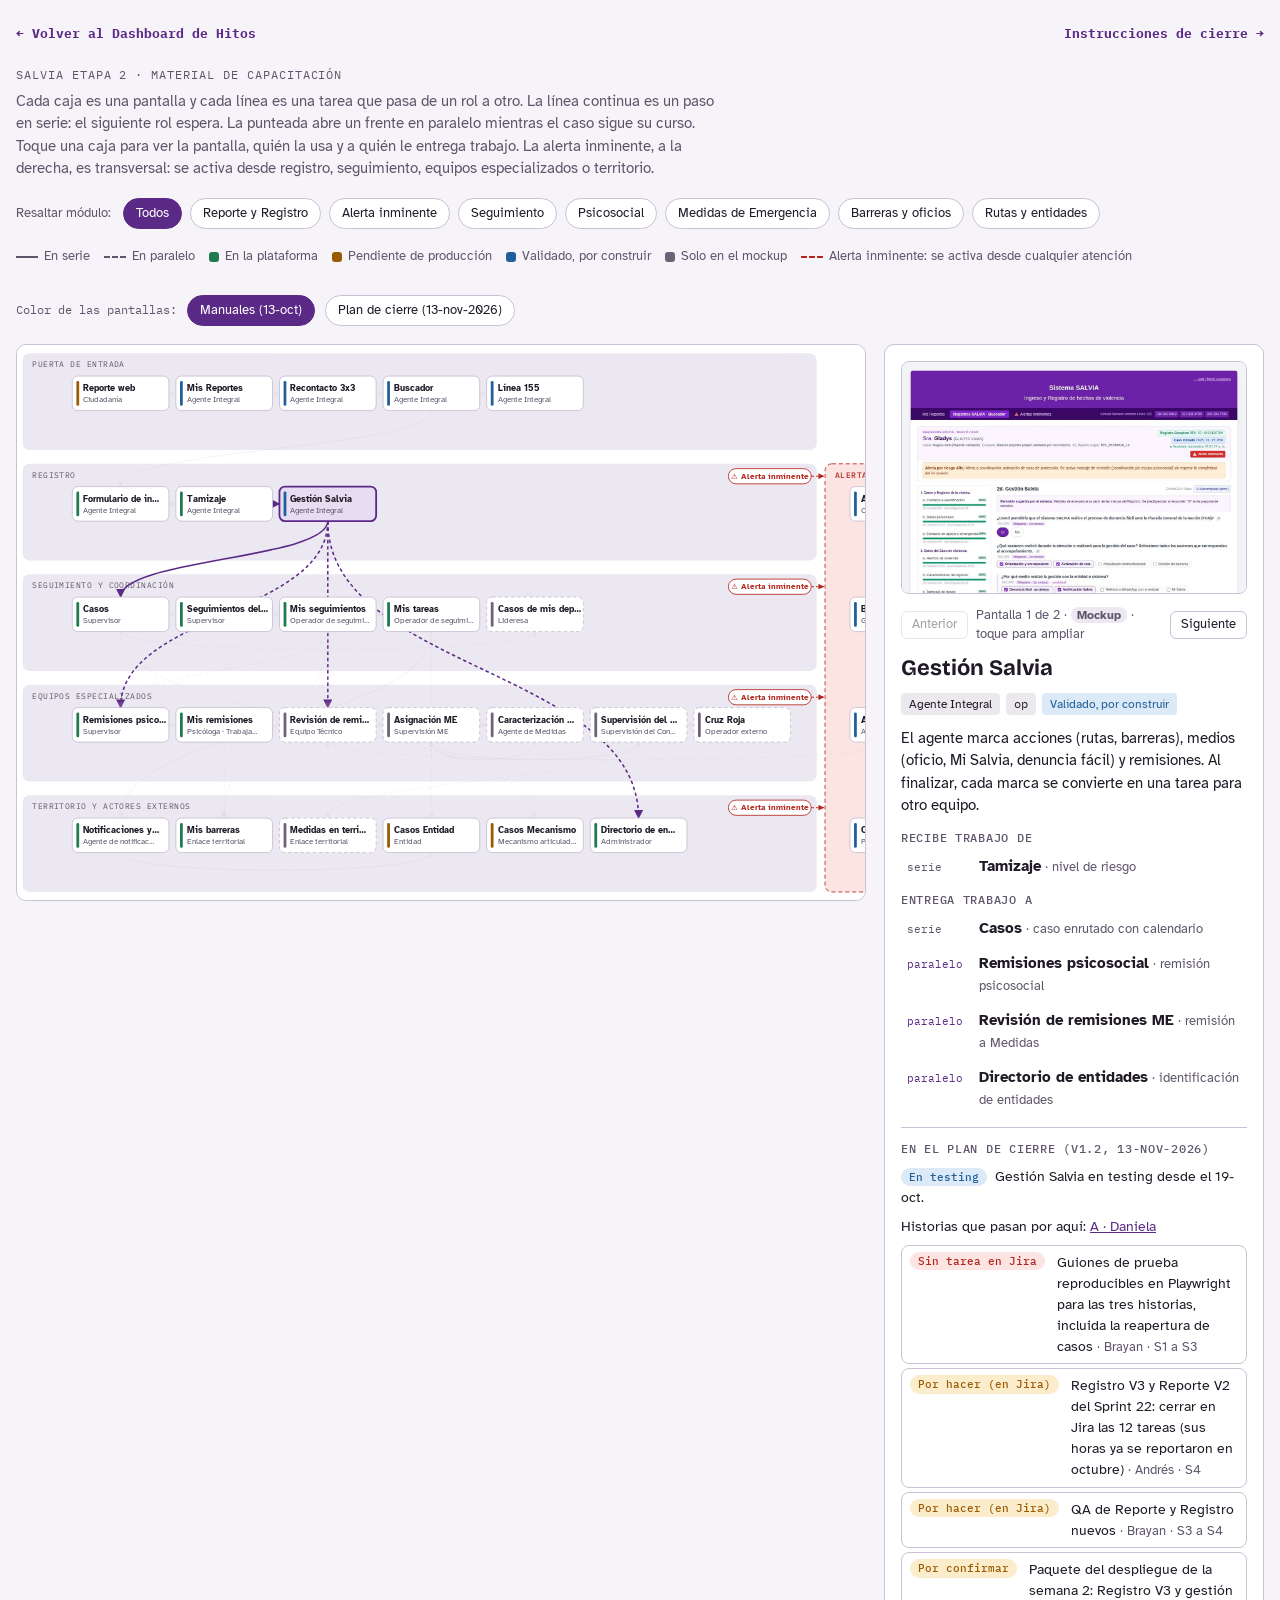
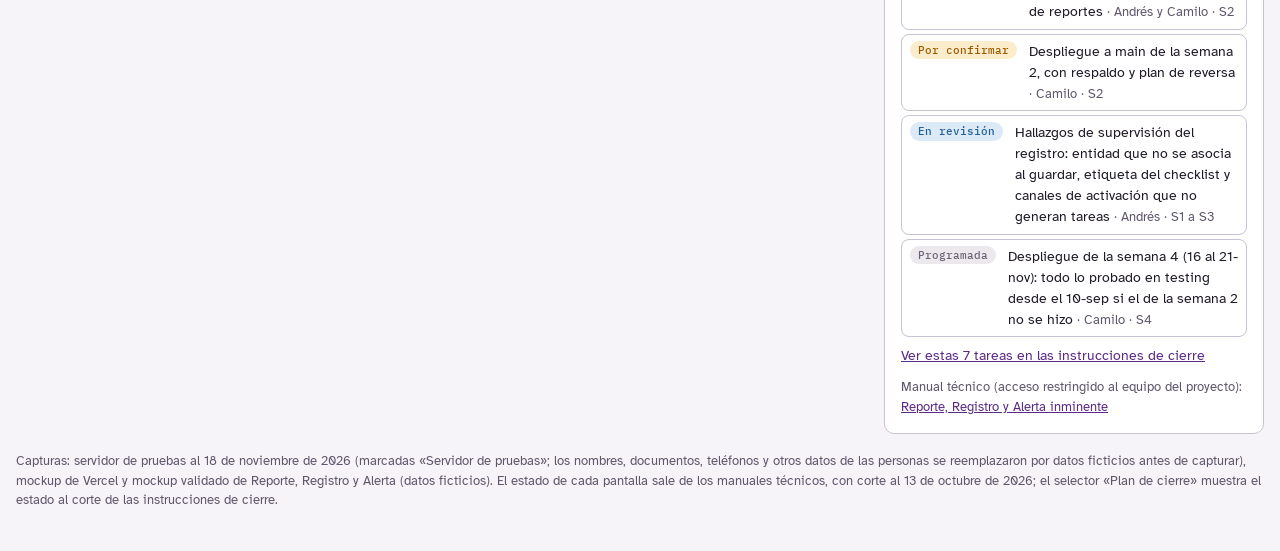
<file: pipeline.html>
<!doctype html>
<html lang="es" xmlns:mso="urn:schemas-microsoft-com:office:office" xmlns:msdt="uuid:C2F41010-65B3-11d1-A29F-00AA00C14882">
<head>
<meta charset="utf-8">
<meta name="viewport" content="width=device-width, initial-scale=1, viewport-fit=cover">
<title>Red de acción SALVIA</title>
<meta name="description" content="Mapa interactivo de pantallas y traspasos de tareas de la plataforma SALVIA, con capturas por pantalla, para capacitación.">
<link rel="preconnect" href="https://fonts.googleapis.com">
<link rel="preconnect" href="https://fonts.gstatic.com" crossorigin>
<link rel="stylesheet" href="https://fonts.googleapis.com/css2?family=Bricolage+Grotesque:opsz,wght@12..96,500;12..96,700&family=Atkinson+Hyperlegible:ital,wght@0,400;0,700;1,400&family=IBM+Plex+Mono:wght@400;500&display=swap">
<link rel="stylesheet" href="styles.css">

<!--[if gte mso 9]><xml>
<mso:CustomDocumentProperties>
<mso:_ApprovalStatus msdt:dt="string">0</mso:_ApprovalStatus>
<mso:_ApprovalAssignedTo msdt:dt="string"></mso:_ApprovalAssignedTo>
<mso:_ApprovalRespondedBy msdt:dt="string"></mso:_ApprovalRespondedBy>
<mso:_ApprovalSentBy msdt:dt="string"></mso:_ApprovalSentBy>
</mso:CustomDocumentProperties>
</xml><![endif]-->
</head>
<body>
<div class="wrap">
    <div style="display: flex; justify-content: space-between; align-items: center; margin-bottom: 4px;">
    <a href="index.html" style="display: inline-flex; align-items: center; gap: 6px; font-size: 13px; color: var(--accent); text-decoration: none; font-weight: 700; font-family: var(--mono);">
      &larr; Volver al Dashboard de Hitos
    </a>
    <a href="instrucciones.html" style="display: inline-flex; align-items: center; gap: 6px; font-size: 13px; color: var(--accent); text-decoration: none; font-weight: 700; font-family: var(--mono);">
      Instrucciones de cierre &rarr;
    </a>
  </div>
  <header>
    <div class="eyebrow">SALVIA Etapa 2 · Material de capacitación</div>
    <p class="lede">Cada caja es una pantalla y cada línea es una tarea que pasa de un rol a otro. La línea continua es un paso en serie: el siguiente rol espera. La punteada abre un frente en paralelo mientras el caso sigue su curso. Toque una caja para ver la pantalla, quién la usa y a quién le entrega trabajo. La alerta inminente, a la derecha, es transversal: se activa desde registro, seguimiento, equipos especializados o territorio.</p>
  </header>

  <div class="toolbar" role="group" aria-label="Filtrar por módulo">
    <span class="lbl">Resaltar módulo:</span>
    <button class="chip" data-mod="" aria-pressed="true" id="f-todos">Todos</button>
    <button class="chip" data-mod="registro" aria-pressed="false" id="f-registro">Reporte y Registro</button>
    <button class="chip" data-mod="alerta" aria-pressed="false" id="f-alerta">Alerta inminente</button>
    <button class="chip" data-mod="seguimiento" aria-pressed="false" id="f-seguimiento">Seguimiento</button>
    <button class="chip" data-mod="psicosocial" aria-pressed="false" id="f-psicosocial">Psicosocial</button>
    <button class="chip" data-mod="medidas" aria-pressed="false" id="f-medidas">Medidas de Emergencia</button>
    <button class="chip" data-mod="barreras" aria-pressed="false" id="f-barreras">Barreras y oficios</button>
    <button class="chip" data-mod="rutas" aria-pressed="false" id="f-rutas">Rutas y entidades</button>
  </div>

  <div class="legend">
    <span><i class="sw"></i>En serie</span>
    <span><i class="sw par"></i>En paralelo</span>
    <span><i class="dot st-impl" style="background:var(--ok)"></i>En la plataforma</span>
    <span><i class="dot" style="background:var(--warn)"></i>Pendiente de producción</span>
    <span><i class="dot" style="background:var(--build)"></i>Validado, por construir</span>
    <span><i class="dot" style="background:var(--mock)"></i>Solo en el mockup</span>
    <span><i class="sw par" style="border-color:var(--risk)"></i>Alerta inminente: se activa desde cualquier atención</span>
  </div>

  <div class="main">
    <div class="mapbox"><svg class="map" id="map" viewBox="0 0 1390 804" role="img" aria-label="Red de pantallas y traspasos de tareas de SALVIA"></svg></div>
    <aside class="panel" id="panel" aria-live="polite"></aside>
  </div>

  <footer>Capturas: servidor de pruebas al 18 de noviembre de 2026 (marcadas «Servidor de pruebas»; los nombres, documentos, teléfonos y otros datos de las personas se reemplazaron por datos ficticios antes de capturar), mockup de Vercel y mockup validado de Reporte, Registro y Alerta (datos ficticios). El estado de cada pantalla sale de los manuales técnicos, con corte al 13 de octubre de 2026; el selector «Plan de cierre» muestra el estado al corte de las instrucciones de cierre.</footer>
</div>

<dialog id="zoom"><form method="dialog"><button id="zoom-close">Cerrar</button></form><img id="zoom-img" alt=""></dialog>

<script src="datos.js"></script>
<script src="cierre.js"></script>
<script src="app_r.js?v=20261118"></script>
</body>
</html>
</file>
<file: styles.css>
/* Red de acción SALVIA — estilos */
:root { color-scheme: light; }
html, body { margin: 0; }
img { max-width: 100%; }
[hidden] { display: none !important; }
/* Layout: mapa de la red a la izquierda (franjas por familia de roles), ficha de la pantalla a la derecha; en móvil la ficha baja debajo del mapa. */
:root {
  --bg: #f6f4f8;
  --surface: #ffffff;
  --band: #ece8f1;
  --ink: #1f1a26;
  --muted: #5f566b;
  --line: #c9c1d4;
  --accent: #5b2a86;
  --accent-soft: #e7dcf2;
  --ok: #1f7a4d;
  --ok-soft: #dff1e7;
  --warn: #9a5b00;
  --warn-soft: #fbeccc;
  --build: #1f5f9a;
  --build-soft: #dce9f6;
  --mock: #6c6476;
  --mock-soft: #ebe8ee;
  --risk: #b3261e;
  --risk-soft: #fbe4e2;
  --display: "Bricolage Grotesque", "Segoe UI", system-ui, sans-serif;
  --body: "Atkinson Hyperlegible", "Segoe UI", system-ui, sans-serif;
  --mono: "IBM Plex Mono", ui-monospace, "SFMono-Regular", Menlo, monospace;
}
@media (prefers-color-scheme: dark) {
  :root:not([data-theme="light"]) {
    --bg: #17141c; --surface: #211d28; --band: #2a2532; --ink: #efeaf5; --muted: #b3a9c0; --line: #4a4256;
    --accent: #c9a6ec; --accent-soft: #3b2d4c; --ok: #7fd3a6; --ok-soft: #1e3a2c; --warn: #f0c070; --warn-soft: #43341a;
    --build: #93c1f0; --build-soft: #1d3247; --mock: #b9b0c4; --mock-soft: #302b38; --risk: #ff8a80; --risk-soft: #3d2023; color-scheme: dark;
  }
}
:root[data-theme="dark"] {
  --risk-soft: #3d2023;
  --bg: #17141c; --surface: #211d28; --band: #2a2532; --ink: #efeaf5; --muted: #b3a9c0; --line: #4a4256;
  --accent: #c9a6ec; --accent-soft: #3b2d4c; --ok: #7fd3a6; --ok-soft: #1e3a2c; --warn: #f0c070; --warn-soft: #43341a;
  --build: #93c1f0; --build-soft: #1d3247; --mock: #b9b0c4; --mock-soft: #302b38; --risk: #ff8a80; color-scheme: dark;
}
* { box-sizing: border-box; }
body { background: var(--bg); color: var(--ink); font-family: var(--body); font-size: 15px; line-height: 1.5; }
.wrap { padding-left: max(16px, env(safe-area-inset-left, 0px)); padding-right: max(16px, env(safe-area-inset-right, 0px)); padding-block: 24px 40px; max-width: 1480px; margin: 0 auto; display: grid; gap: 18px; }
header { display: grid; gap: 6px; }
.eyebrow { font-family: var(--mono); font-size: 12px; letter-spacing: .08em; text-transform: uppercase; color: var(--muted); }
h1 { font-family: var(--display); font-weight: 700; font-size: clamp(26px, 3.4vw, 38px); line-height: 1.1; margin: 0; text-wrap: balance; }
.lede { color: var(--muted); max-width: 70ch; margin: 0; }
.toolbar { display: flex; flex-wrap: wrap; gap: 8px; align-items: center; }
.toolbar .lbl { font-size: 13px; color: var(--muted); margin-right: 4px; }
.chip { font: inherit; font-size: 13px; border: 1px solid var(--line); background: var(--surface); color: var(--ink); border-radius: 999px; padding: 5px 12px; cursor: pointer; }
.chip[aria-pressed="true"] { background: var(--accent); border-color: var(--accent); color: var(--surface); }
.chip:focus-visible, .node:focus-visible, .linkbtn:focus-visible, .navbtn:focus-visible { outline: 3px solid var(--accent); outline-offset: 2px; }
.legend { display: flex; flex-wrap: wrap; gap: 14px; font-size: 13px; color: var(--muted); }
.legend span { display: inline-flex; align-items: center; gap: 6px; }
.sw { width: 22px; height: 0; border-top: 2px solid var(--muted); display: inline-block; }
.sw.par { border-top-style: dashed; }
.dot { width: 10px; height: 10px; border-radius: 3px; display: inline-block; }
.main { display: grid; grid-template-columns: minmax(0, 1fr) 380px; gap: 18px; align-items: start; }
@media (max-width: 1100px) { .main { grid-template-columns: minmax(0, 1fr); } }
.mapbox { background: var(--surface); border: 1px solid var(--line); border-radius: 10px; overflow-x: auto; min-width: 0; }
svg.map { display: block; width: 100%; min-width: 960px; height: auto; }
.aicol { fill: var(--risk-soft); stroke: var(--risk); stroke-width: 1.2; stroke-dasharray: 6 4; }
.aititle { fill: var(--risk); font-family: var(--mono); font-size: 11px; letter-spacing: .06em; text-transform: uppercase; font-weight: 500; }
.port { cursor: pointer; }
.port rect { fill: var(--surface); stroke: var(--risk); stroke-width: 1.2; }
.port text { fill: var(--risk); font-family: var(--body); font-size: 11px; font-weight: 700; }
.port path { fill: none; stroke: var(--risk); stroke-width: 1.4; stroke-dasharray: 4 3; }
.port.on rect { fill: var(--risk-soft); stroke-width: 2.2; }
.port.dim { opacity: .3; }
.bandrect { fill: var(--band); }
.bandtxt { fill: var(--muted); font-family: var(--mono); font-size: 11px; letter-spacing: .06em; text-transform: uppercase; }
.edge { fill: none; stroke: var(--line); stroke-width: 1.4; transition: stroke .2s, opacity .2s; }
.edge.par { stroke-dasharray: 5 4; }
.edge.on { stroke: var(--accent); stroke-width: 2.2; }
.edge.dim { opacity: .18; }
.node { cursor: pointer; }
.node rect.box { fill: var(--surface); stroke: var(--line); stroke-width: 1.3; transition: stroke .15s, fill .15s; }
.node .stripe { }
.node text.n { fill: var(--ink); font-family: var(--body); font-weight: 700; font-size: 12.5px; }
.node text.r { fill: var(--muted); font-family: var(--body); font-size: 11px; }
.node:hover rect.box { stroke: var(--accent); }
.node.sel rect.box { stroke: var(--accent); stroke-width: 2.6; fill: var(--accent-soft); }
.node.dim { opacity: .28; }
.node.mock rect.box { stroke-dasharray: 5 4; }
.panel { background: var(--surface); border: 1px solid var(--line); border-radius: 10px; padding: 16px; display: grid; gap: 12px; position: sticky; top: calc(env(safe-area-inset-top, 0px) + 12px); min-width: 0; }
@media (max-width: 1100px) { .panel { position: static; } }
.shot { background: var(--band); border-radius: 8px; overflow: hidden; border: 1px solid var(--line); }
.shot img { display: block; width: 100%; height: auto; cursor: zoom-in; }
.shotbar .src { font-weight: 600; padding: 1px 6px; border-radius: 999px; font-size: 11.5px; }
.shotbar .src-t { background: #e5f4e4; color: #1d6b2a; }
.shotbar .src-m { background: var(--band); color: var(--muted); }
.shotbar { display: flex; justify-content: space-between; align-items: center; gap: 8px; font-size: 12.5px; color: var(--muted); }
.navbtn { font: inherit; font-size: 13px; border: 1px solid var(--line); background: var(--surface); color: var(--ink); border-radius: 6px; padding: 3px 10px; cursor: pointer; }
.navbtn:disabled { opacity: .4; cursor: default; }
.panel h2 { font-family: var(--display); font-weight: 700; font-size: 22px; line-height: 1.15; margin: 0; text-wrap: balance; }
.tags { display: flex; flex-wrap: wrap; gap: 6px; }
.tag { font-size: 12px; border-radius: 4px; padding: 2px 8px; background: var(--mock-soft); color: var(--ink); }
.tag.code { font-family: var(--mono); }
.st-impl { background: var(--ok-soft); color: var(--ok); }
.st-pend { background: var(--warn-soft); color: var(--warn); }
.st-build { background: var(--build-soft); color: var(--build); }
.st-mock { background: var(--mock-soft); color: var(--mock); }
.desc { margin: 0; }
.flows { display: grid; gap: 10px; }
.flows h3 { font-size: 12px; font-family: var(--mono); letter-spacing: .06em; text-transform: uppercase; color: var(--muted); margin: 0 0 4px; font-weight: 500; }
.flows ul { list-style: none; margin: 0; padding: 0; display: grid; gap: 4px; }
.linkbtn { font: inherit; text-align: left; width: 100%; background: none; border: 0; border-radius: 6px; padding: 4px 6px; cursor: pointer; color: var(--ink); display: flex; gap: 8px; align-items: baseline; }
.linkbtn:hover { background: var(--band); }
.kind { font-family: var(--mono); font-size: 11px; color: var(--muted); min-width: 64px; }
.kind.par { color: var(--accent); }
.via { color: var(--muted); font-size: 13px; }
.manual a { color: var(--accent); }
.note { font-size: 13px; color: var(--muted); margin: 0; }
dialog { border: 0; padding: 0; background: transparent; max-width: min(96vw, 1200px); }
dialog::backdrop { background: rgba(10, 6, 16, .72); }
dialog img { display: block; max-width: 100%; max-height: 88vh; border-radius: 8px; }
dialog form { text-align: right; margin-bottom: 6px; }
dialog button { font: inherit; border: 0; border-radius: 6px; padding: 6px 12px; background: var(--surface); color: var(--ink); cursor: pointer; }
footer { font-size: 13px; color: var(--muted); }
@media (prefers-reduced-motion: reduce) { * { transition: none !important; } }

/* Vínculo con las instrucciones de cierre */
.capa { display: flex; flex-wrap: wrap; gap: 8px 10px; align-items: center; font-size: 13px; color: var(--muted); margin: 10px 0 0; }
.capa .lbl { font-family: var(--mono); font-size: 12px; }
.capa .leg-c { display: inline-flex; flex-wrap: wrap; gap: 12px; margin-left: 6px; }
.capa .leg-c span { display: inline-flex; align-items: center; gap: 6px; }
.cierre { border-top: 1px solid var(--line); padding-top: 12px; display: grid; gap: 8px; }
.cierre h3 { font-size: 12px; font-family: var(--mono); letter-spacing: .06em; text-transform: uppercase; color: var(--muted); margin: 0; font-weight: 500; }
.cierre p { margin: 0; font-size: 14px; }
.cst { display: inline-block; font: 500 11px/1.5 var(--mono); padding: 1px 8px; border-radius: 999px; white-space: nowrap; margin-right: 4px; }
.cst.c-ok { background: var(--ok-soft); color: var(--ok); } .cst.c-build { background: var(--build-soft); color: var(--build); }
.cst.c-warn { background: var(--warn-soft); color: var(--warn); } .cst.c-risk { background: var(--risk-soft); color: var(--risk); }
.cst.c-mock { background: var(--mock-soft); color: var(--mock); } .cst.c-accent { background: var(--accent-soft); color: var(--accent); }
.clist { list-style: none; margin: 0; padding: 0; display: grid; gap: 4px; }
.ctask { display: grid; grid-template-columns: auto 1fr; gap: 8px; align-items: start; text-decoration: none; color: var(--ink); font-size: 14px; padding: 6px 8px; border-radius: 8px; border: 1px solid var(--line); }
.ctask:hover { border-color: var(--accent); }
.ctask .via { color: var(--muted); font-size: 13px; }
.chist a, .cierre .note a { color: var(--accent); }
</file>
